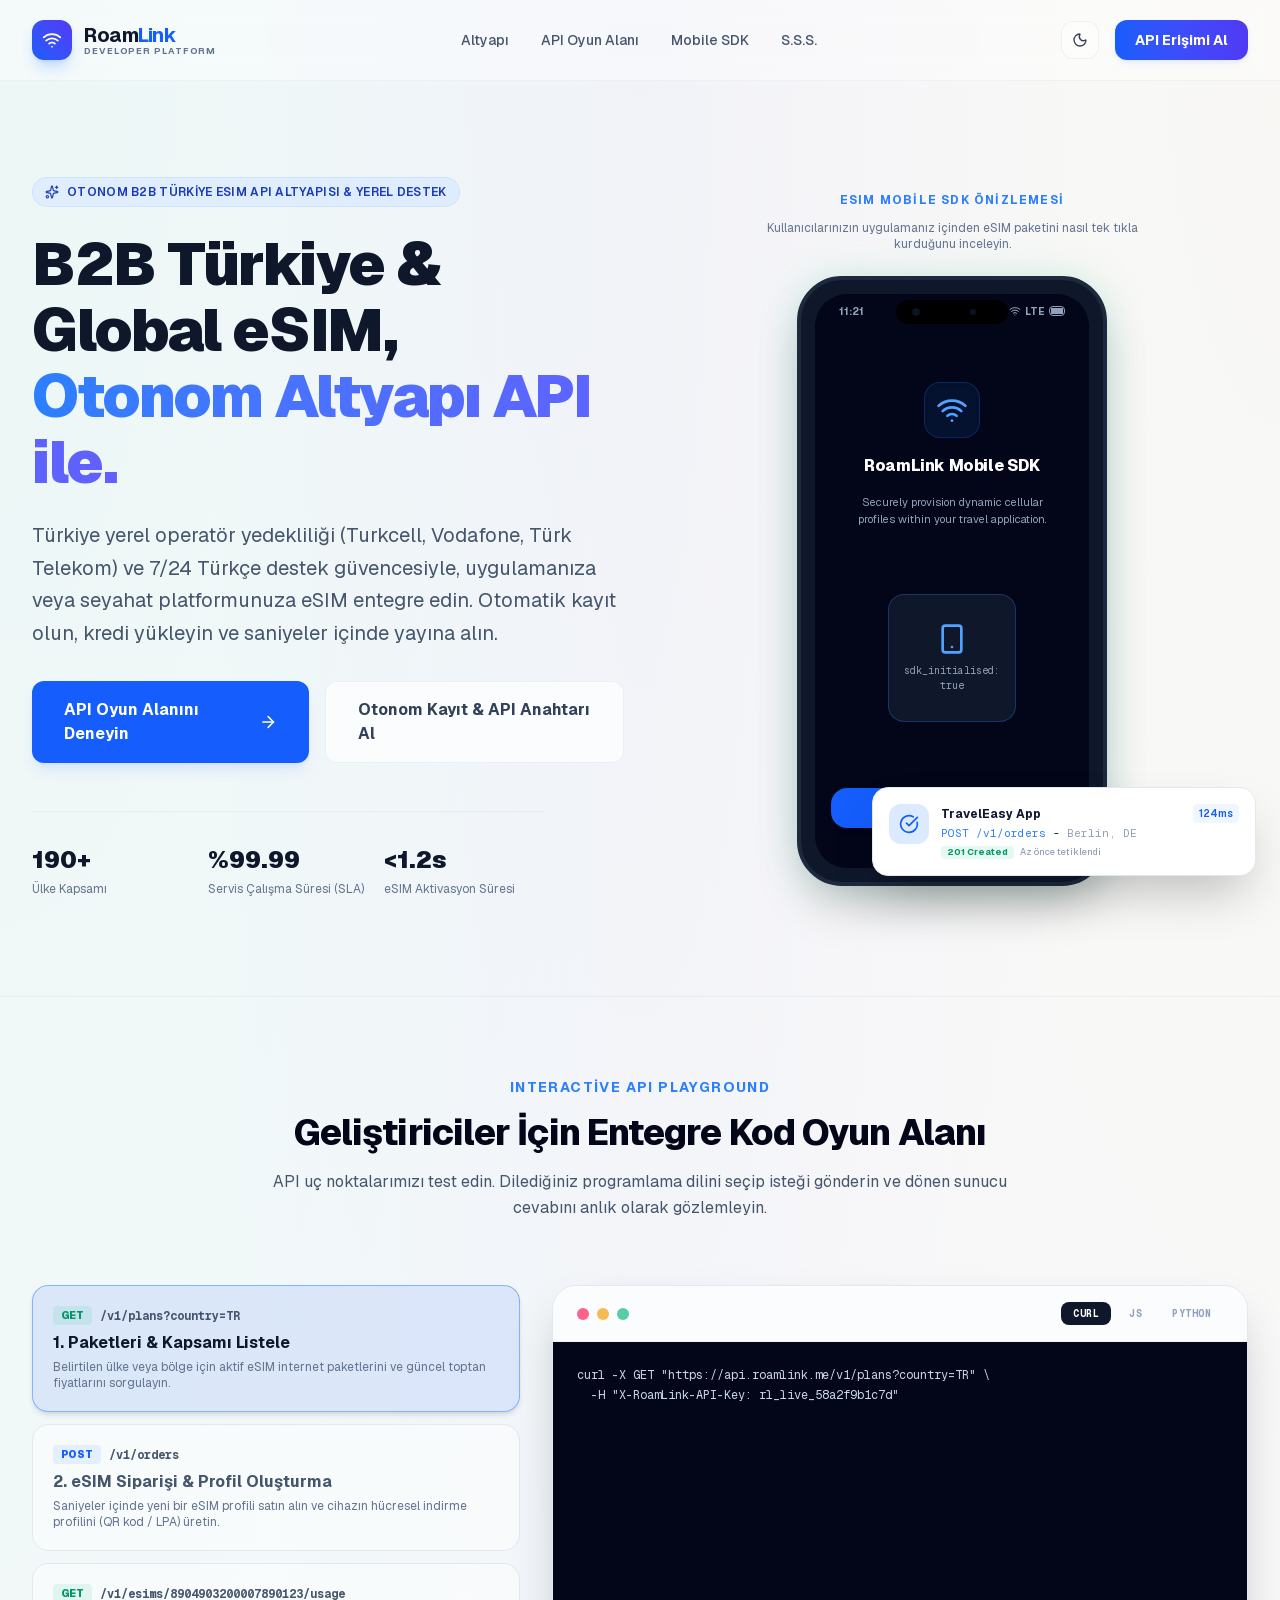
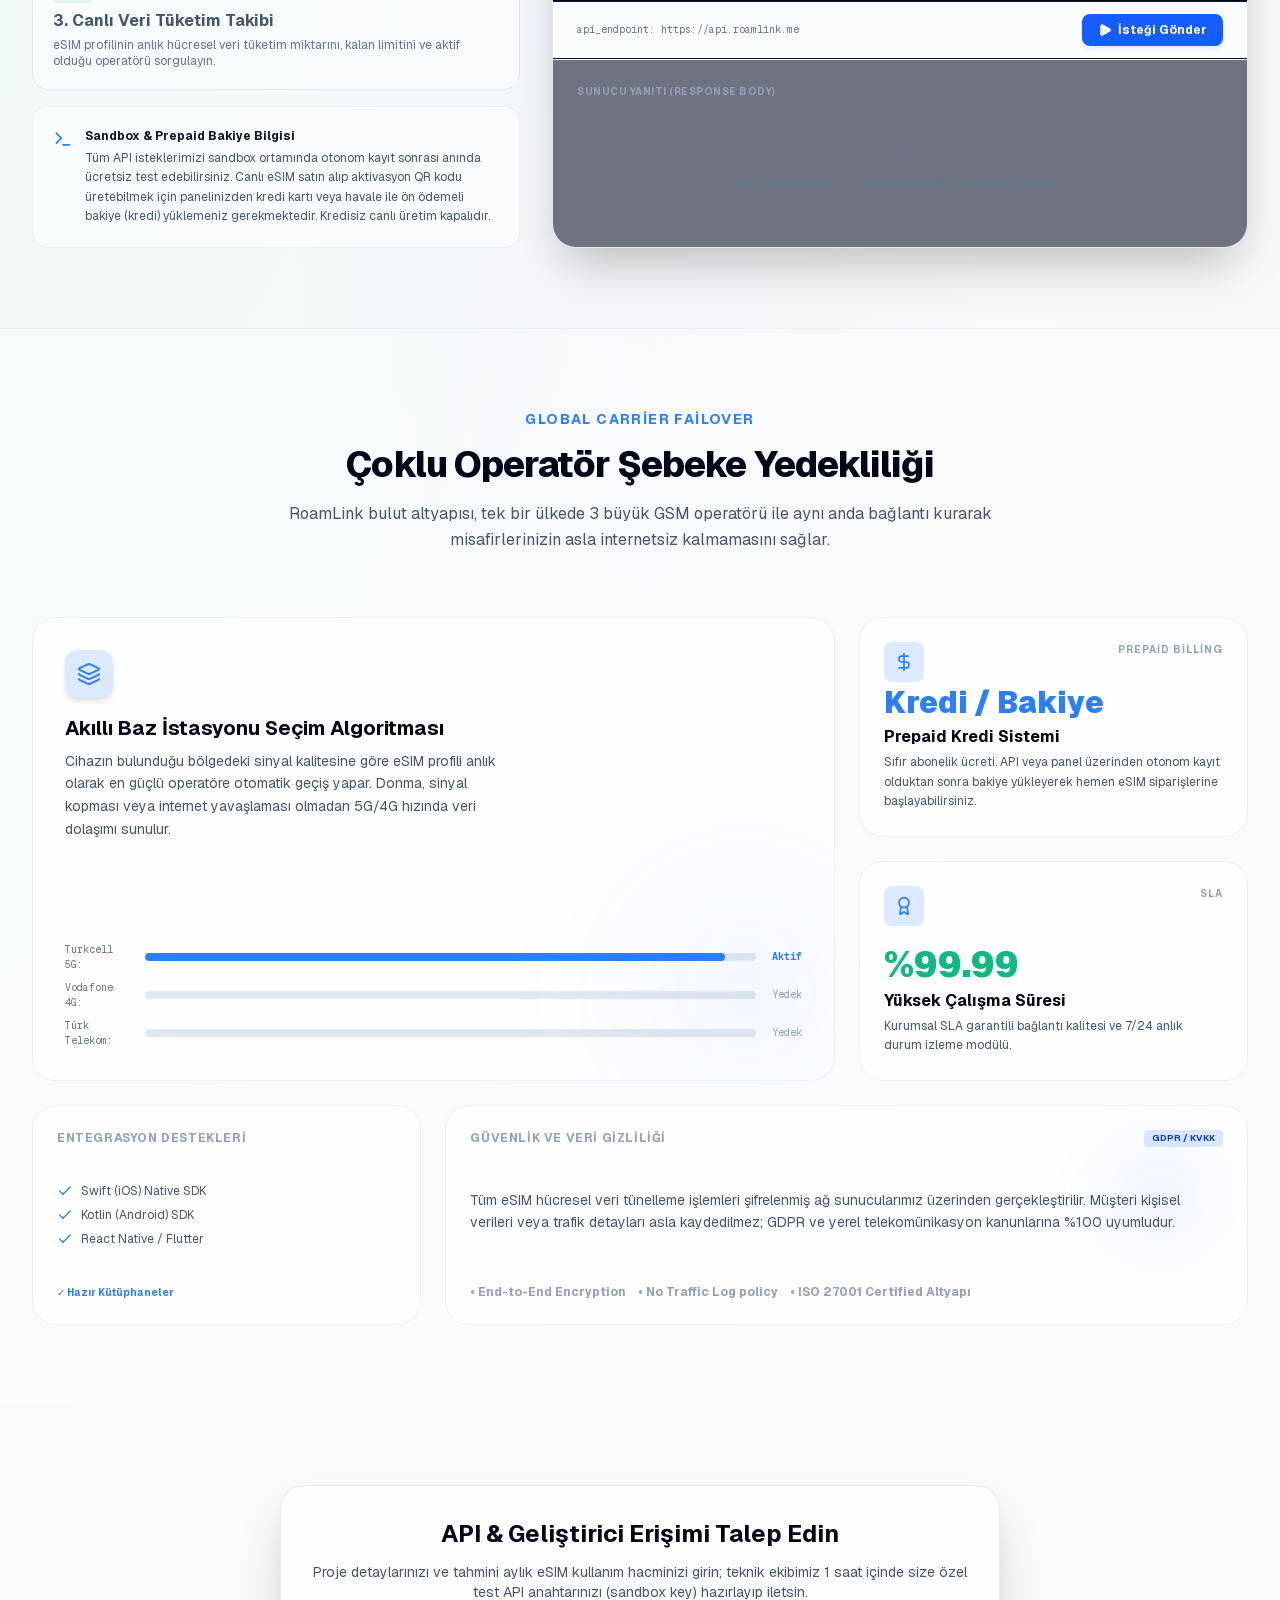
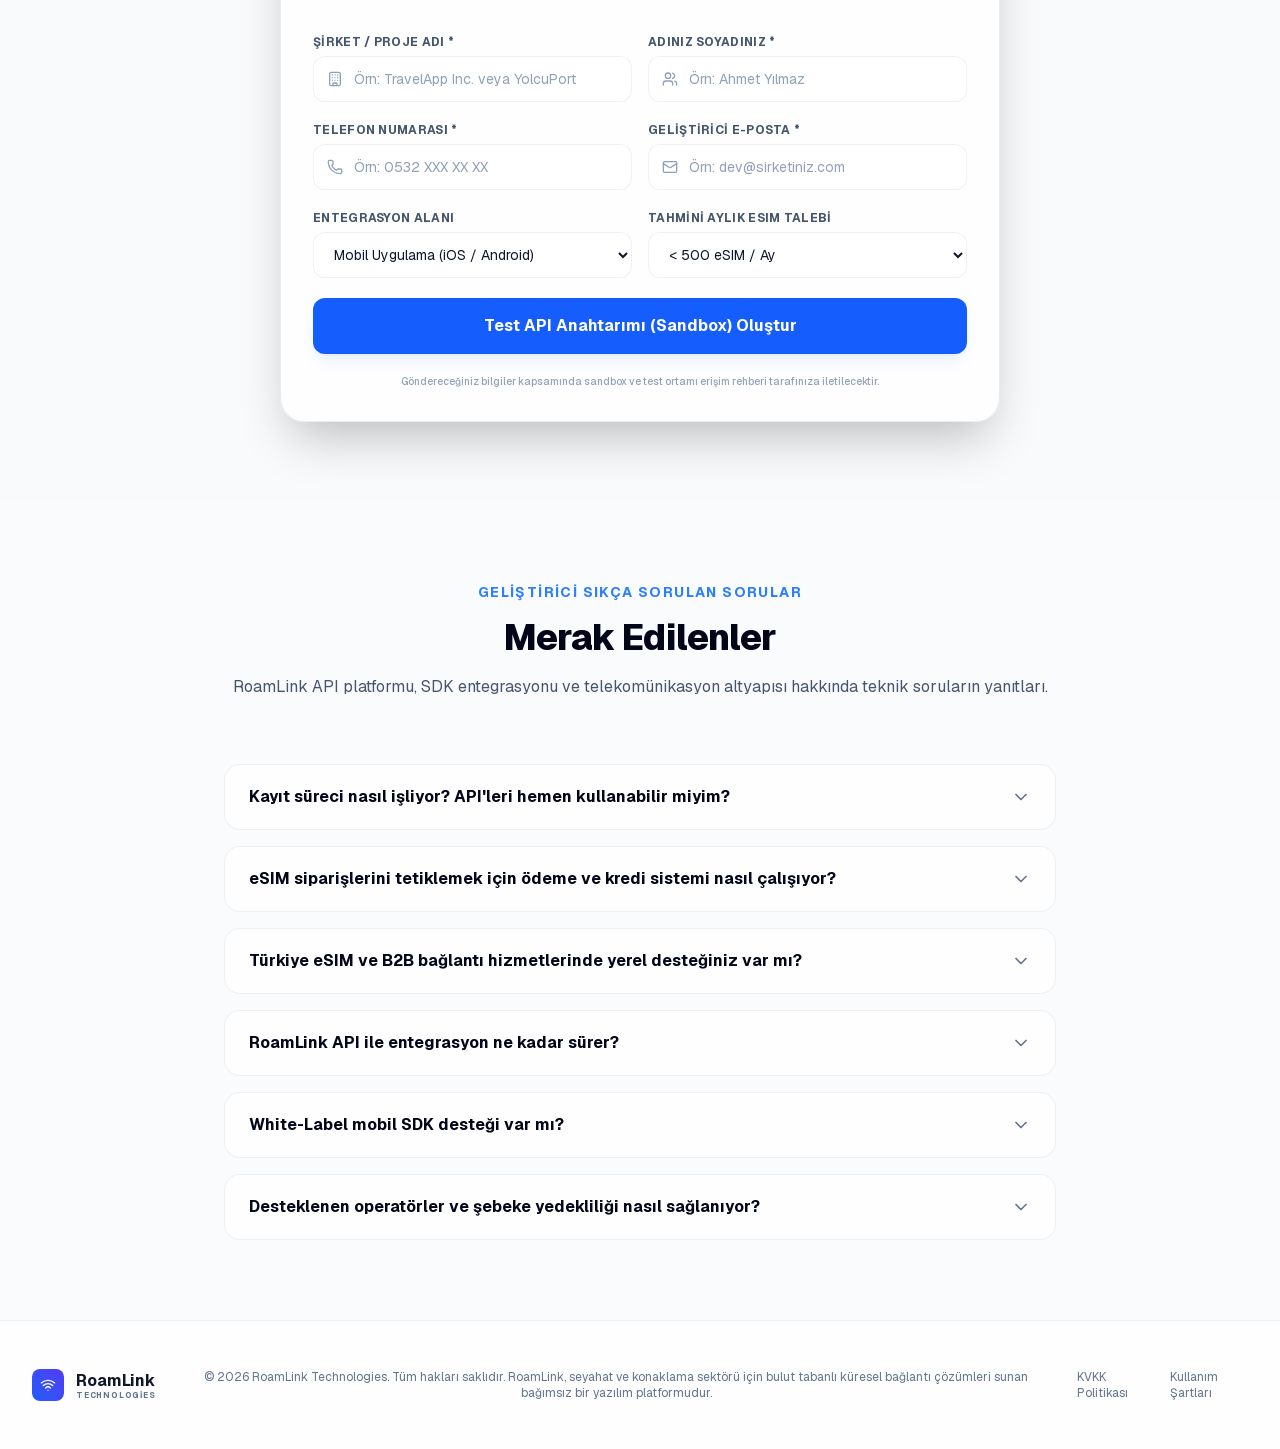
<file: index.html>
<!DOCTYPE html><html lang="tr" class="geist_a71539c9-module__T19VSG__variable geist_mono_8d43a2aa-module__8Li5zG__variable h-full antialiased"><head><meta charSet="utf-8"/><meta name="viewport" content="width=device-width, initial-scale=1"/><link rel="preload" href="/_next/static/media/797e433ab948586e-s.p.0r6juujl39pe6.woff2" as="font" crossorigin="" type="font/woff2"/><link rel="preload" href="/_next/static/media/caa3a2e1cccd8315-s.p.0wgildi0cnwt9.woff2" as="font" crossorigin="" type="font/woff2"/><link rel="stylesheet" href="/_next/static/chunks/0zogn1iriommv.css" data-precedence="next"/><link rel="preload" as="script" fetchPriority="low" href="/_next/static/chunks/2ifwjc1fim_wu.js"/><script src="/_next/static/chunks/1hx5j9ma5j_ed.js" async=""></script><script src="/_next/static/chunks/3_66t3you09g0.js" async=""></script><script src="/_next/static/chunks/turbopack-2670vv3kqjxfd.js" async=""></script><script src="/_next/static/chunks/3_ah6s6tkqtu6.js" async=""></script><script src="/_next/static/chunks/323j0isrw53ml.js" async=""></script><meta name="next-size-adjust" content=""/><title>RoamLink | B2B Turkey eSIM API &amp; Connectivity Infrastructure</title><meta name="description" content="Turkey&#x27;s leading B2B eSIM API provider. 190+ countries coverage with local carrier failover (Turkcell, Vodafone, Türk Telekom) and 24/7 native local support. Start instantly with auto-registration and a prepaid credit system."/><meta name="author" content="RoamLink Technologies"/><meta name="keywords" content="b2b turkey esim, turkey esim api, turkey esim local support, roamlink api, esim developer turkey, prepaid esim api, yerel esim altyapısı"/><link rel="icon" href="/favicon.ico?favicon.2vob68tjqpejf.ico" sizes="256x256" type="image/x-icon"/><script>
              try {
                if (localStorage.theme === 'dark' || (!('theme' in localStorage) && window.matchMedia('(prefers-color-scheme: dark)').matches)) {
                  document.documentElement.classList.add('dark');
                } else {
                  document.documentElement.classList.remove('dark');
                }
              } catch (_) {}
            </script><script type="application/ld+json">{"@context":"https://schema.org","@type":"SoftwareApplication","name":"RoamLink Technologies","operatingSystem":"All","applicationCategory":"BusinessApplication","description":"B2B Turkey eSIM API & Connectivity Infrastructure Provider. Offers auto-registration, prepaid credit billing, and 24/7 native local support.","offers":{"@type":"Offer","price":"0.00","priceCurrency":"USD"},"provider":{"@type":"LocalBusiness","name":"RoamLink Technologies","description":"Yerel Türk operatör şebeke yedekliliği (Turkcell, Vodafone, Türk Telekom) ve 7/24 Türkçe yerel teknik destek sunan global B2B eSIM API platformu.","telephone":"+905514858742","address":{"@type":"PostalAddress","addressCountry":"TR"}}}</script><script src="/_next/static/chunks/0cz1d0mv5g_q7.js" noModule=""></script></head><body class="min-h-full flex flex-col bg-slate-50 text-slate-900 dark:bg-slate-950 dark:text-slate-50 transition-colors duration-300"><div hidden=""><!--$--><!--/$--></div><div class="min-h-screen flex flex-col transition-colors duration-500 bg-mesh-dark"><header class="sticky top-0 z-40 w-full backdrop-blur-md bg-white/40 border-b border-slate-200/50 dark:bg-slate-950/40 dark:border-slate-900/50 transition-colors duration-300"><div class="max-w-7xl mx-auto px-4 sm:px-6 lg:px-8 h-20 flex items-center justify-between"><div class="flex items-center gap-3"><div class="w-10 h-10 rounded-xl bg-gradient-to-tr from-blue-600 to-indigo-600 flex items-center justify-center text-white shadow-lg shadow-blue-500/25"><svg xmlns="http://www.w3.org/2000/svg" width="24" height="24" viewBox="0 0 24 24" fill="none" stroke="currentColor" stroke-width="2" stroke-linecap="round" stroke-linejoin="round" class="lucide lucide-wifi w-5 h-5" aria-hidden="true"><path d="M12 20h.01"></path><path d="M2 8.82a15 15 0 0 1 20 0"></path><path d="M5 12.859a10 10 0 0 1 14 0"></path><path d="M8.5 16.429a5 5 0 0 1 7 0"></path></svg></div><div><span class="text-xl font-bold tracking-tight text-slate-900 dark:text-white">Roam<span class="text-blue-600 dark:text-blue-400">Link</span></span><span class="block text-[9px] text-slate-500 dark:text-slate-400 font-bold tracking-widest uppercase -mt-1">Developer Platform</span></div></div><nav class="hidden md:flex items-center gap-8"><a href="#neden-roamlink" class="text-sm font-medium text-slate-600 hover:text-blue-500 dark:text-slate-300 dark:hover:text-blue-400 transition-colors">Altyapı</a><a href="#api-playground" class="text-sm font-medium text-slate-600 hover:text-blue-500 dark:text-slate-300 dark:hover:text-blue-400 transition-colors">API Oyun Alanı</a><a href="#sdk-preview" class="text-sm font-medium text-slate-600 hover:text-blue-500 dark:text-slate-300 dark:hover:text-blue-400 transition-colors">Mobile SDK</a><a href="#sss" class="text-sm font-medium text-slate-600 hover:text-blue-500 dark:text-slate-300 dark:hover:text-blue-400 transition-colors">S.S.S.</a></nav><div class="flex items-center gap-4"><button class="p-2.5 rounded-xl border border-slate-200/60 bg-white/50 hover:bg-slate-100 text-slate-700 dark:border-slate-800/60 dark:bg-slate-900/50 dark:hover:bg-slate-800 dark:text-slate-300 transition-all cursor-pointer" aria-label="Tema Değiştir"><svg xmlns="http://www.w3.org/2000/svg" width="24" height="24" viewBox="0 0 24 24" fill="none" stroke="currentColor" stroke-width="2" stroke-linecap="round" stroke-linejoin="round" class="lucide lucide-sun w-4 h-4 text-amber-400" aria-hidden="true"><circle cx="12" cy="12" r="4"></circle><path d="M12 2v2"></path><path d="M12 20v2"></path><path d="m4.93 4.93 1.41 1.41"></path><path d="m17.66 17.66 1.41 1.41"></path><path d="M2 12h2"></path><path d="M20 12h2"></path><path d="m6.34 17.66-1.41 1.41"></path><path d="m19.07 4.93-1.41 1.41"></path></svg></button><a href="#gelir-analizi" class="hidden sm:inline-flex items-center justify-center px-5 py-2.5 rounded-xl text-sm font-bold text-white bg-gradient-to-r from-blue-600 to-indigo-600 hover:from-blue-550 hover:to-indigo-550 hover:scale-[1.02] shadow-md shadow-blue-500/10 active:scale-95 transition-all cursor-pointer">API Erişimi Al</a></div></div></header><section class="relative overflow-hidden py-16 lg:py-24"><div class="max-w-7xl mx-auto px-4 sm:px-6 lg:px-8"><div class="grid grid-cols-1 lg:grid-cols-12 gap-16 lg:gap-8 items-center"><div class="lg:col-span-6 flex flex-col gap-6 text-center lg:text-left"><div class="inline-flex items-center gap-2 self-center lg:self-start px-3 py-1.5 rounded-full bg-blue-100/80 dark:bg-blue-950/40 border border-blue-200/50 dark:border-blue-900/40 text-blue-800 dark:text-blue-400 text-xs font-semibold tracking-wide uppercase"><svg xmlns="http://www.w3.org/2000/svg" width="24" height="24" viewBox="0 0 24 24" fill="none" stroke="currentColor" stroke-width="2" stroke-linecap="round" stroke-linejoin="round" class="lucide lucide-sparkles w-3.5 h-3.5" aria-hidden="true"><path d="M11.017 2.814a1 1 0 0 1 1.966 0l1.051 5.558a2 2 0 0 0 1.594 1.594l5.558 1.051a1 1 0 0 1 0 1.966l-5.558 1.051a2 2 0 0 0-1.594 1.594l-1.051 5.558a1 1 0 0 1-1.966 0l-1.051-5.558a2 2 0 0 0-1.594-1.594l-5.558-1.051a1 1 0 0 1 0-1.966l5.558-1.051a2 2 0 0 0 1.594-1.594z"></path><path d="M20 2v4"></path><path d="M22 4h-4"></path><circle cx="4" cy="20" r="2"></circle></svg> Otonom B2B Türkiye eSIM API Altyapısı &amp; Yerel Destek</div><h1 class="text-4xl sm:text-5xl lg:text-6xl font-black tracking-tight text-slate-900 dark:text-white leading-[1.1]">B2B Türkiye &amp; Global eSIM, <br/><span class="bg-gradient-to-r from-blue-500 to-indigo-500 bg-clip-text text-transparent">Otonom Altyapı API ile.</span></h1><p class="text-lg sm:text-xl text-slate-600 dark:text-slate-300 leading-relaxed max-w-2xl mx-auto lg:mx-0">Türkiye yerel operatör yedekliliği (Turkcell, Vodafone, Türk Telekom) ve 7/24 Türkçe destek güvencesiyle, uygulamanıza veya seyahat platformunuza eSIM entegre edin. Otomatik kayıt olun, kredi yükleyin ve saniyeler içinde yayına alın.</p><div class="flex flex-col sm:flex-row gap-4 justify-center lg:justify-start mt-2"><a href="#api-playground" class="inline-flex items-center justify-center px-8 py-4 rounded-xl text-base font-bold text-white bg-blue-600 hover:bg-blue-500 hover:scale-[1.02] shadow-lg shadow-blue-600/10 active:scale-95 transition-all duration-200 glow-effect cursor-pointer">API Oyun Alanını Deneyin <svg xmlns="http://www.w3.org/2000/svg" width="24" height="24" viewBox="0 0 24 24" fill="none" stroke="currentColor" stroke-width="2" stroke-linecap="round" stroke-linejoin="round" class="lucide lucide-arrow-right ml-2 w-5 h-5" aria-hidden="true"><path d="M5 12h14"></path><path d="m12 5 7 7-7 7"></path></svg></a><a href="#gelir-analizi" class="inline-flex items-center justify-center px-8 py-4 rounded-xl text-base font-bold text-slate-700 bg-white/70 border border-slate-200/60 hover:bg-slate-50 hover:text-slate-900 dark:text-slate-300 dark:bg-slate-900/50 dark:border-slate-800/60 dark:hover:bg-slate-800 dark:hover:text-white transition-all duration-200 cursor-pointer">Otonom Kayıt &amp; API Anahtarı Al</a></div><div class="grid grid-cols-3 gap-4 border-t border-slate-200/60 dark:border-slate-900/60 pt-8 mt-6 max-w-lg mx-auto lg:mx-0"><div><span class="block text-2xl font-black text-slate-900 dark:text-white">190+</span><span class="text-xs text-slate-500 dark:text-slate-400">Ülke Kapsamı</span></div><div><span class="block text-2xl font-black text-slate-900 dark:text-white">%99.99</span><span class="-mt-0.5 text-xs text-slate-500 dark:text-slate-400">Servis Çalışma Süresi (SLA)</span></div><div><span class="block text-2xl font-black text-slate-900 dark:text-white">&lt;1.2s</span><span class="text-xs text-slate-500 dark:text-slate-400">eSIM Aktivasyon Süresi</span></div></div></div><div id="sdk-preview" class="lg:col-span-6 w-full flex flex-col items-center justify-center"><span class="text-xs font-bold uppercase tracking-widest text-blue-500 dark:text-blue-400 mb-3 block animate-pulse">eSIM Mobile SDK Önizlemesi</span><p class="text-xs text-slate-500 dark:text-slate-400 mb-6 text-center max-w-sm">Kullanıcılarınızın uygulamanız içinden eSIM paketini nasıl tek tıkla kurduğunu inceleyin.</p><div class="relative w-[310px] h-[610px] bg-slate-900 rounded-[45px] p-3.5 border-4 border-slate-800 phone-shadow flex flex-col justify-between overflow-hidden"><div class="absolute top-5 left-1/2 -translate-x-1/2 w-28 h-6 bg-black rounded-full z-30 flex items-center justify-center"><div class="w-2 h-2 rounded-full bg-slate-900/80 absolute left-4"></div><div class="w-1.5 h-1.5 rounded-full bg-slate-900/80 absolute right-8"></div></div><div class="w-full h-full rounded-[32px] bg-slate-950 p-4 pt-10 text-white flex flex-col justify-between relative overflow-hidden"><div class="absolute top-2.5 left-0 right-0 px-6 flex justify-between text-[10px] font-bold text-slate-400 z-20"><span>11:21</span><div class="flex items-center gap-1"><svg xmlns="http://www.w3.org/2000/svg" width="24" height="24" viewBox="0 0 24 24" fill="none" stroke="currentColor" stroke-width="2" stroke-linecap="round" stroke-linejoin="round" class="lucide lucide-wifi w-3 h-3" aria-hidden="true"><path d="M12 20h.01"></path><path d="M2 8.82a15 15 0 0 1 20 0"></path><path d="M5 12.859a10 10 0 0 1 14 0"></path><path d="M8.5 16.429a5 5 0 0 1 7 0"></path></svg><span>LTE</span><div class="w-4 h-2.5 border border-slate-400 rounded-sm p-[1px] flex items-center"><div class="w-full h-full bg-slate-400 rounded-2xs"></div></div></div></div><div class="flex-1 flex flex-col justify-between items-center py-6 text-center animate-fadeIn"><div class="flex flex-col items-center gap-4 mt-6"><div class="w-14 h-14 rounded-2xl bg-blue-500/10 border border-blue-500/20 flex items-center justify-center text-blue-400 shadow-inner"><svg xmlns="http://www.w3.org/2000/svg" width="24" height="24" viewBox="0 0 24 24" fill="none" stroke="currentColor" stroke-width="2" stroke-linecap="round" stroke-linejoin="round" class="lucide lucide-wifi w-8 h-8" aria-hidden="true"><path d="M12 20h.01"></path><path d="M2 8.82a15 15 0 0 1 20 0"></path><path d="M5 12.859a10 10 0 0 1 14 0"></path><path d="M8.5 16.429a5 5 0 0 1 7 0"></path></svg></div><h4 class="text-base font-extrabold tracking-tight">RoamLink Mobile SDK</h4><p class="text-[11px] text-slate-400 leading-relaxed max-w-[200px]">Securely provision dynamic cellular profiles within your travel application.</p></div><div class="w-32 h-32 bg-slate-900 p-3 rounded-2xl border border-blue-500/30 flex flex-col justify-center items-center gap-2 shadow-inner"><svg xmlns="http://www.w3.org/2000/svg" width="24" height="24" viewBox="0 0 24 24" fill="none" stroke="currentColor" stroke-width="2" stroke-linecap="round" stroke-linejoin="round" class="lucide lucide-smartphone w-8 h-8 text-blue-400 animate-bounce" aria-hidden="true"><rect width="14" height="20" x="5" y="2" rx="2" ry="2"></rect><path d="M12 18h.01"></path></svg><span class="text-[10px] font-mono text-slate-400">sdk_initialised: true</span></div><button class="w-full py-3 bg-blue-600 hover:bg-blue-500 active:scale-95 text-xs font-bold rounded-2xl shadow-md transition-all cursor-pointer">SDK İle eSIM Satın Al</button></div></div></div></div></div></div></section><section id="api-playground" class="py-20 border-y border-slate-200/60 dark:border-slate-900/60 transition-colors duration-300 relative"><div class="max-w-7xl mx-auto px-4 sm:px-6 lg:px-8"><div class="text-center max-w-3xl mx-auto mb-16 flex flex-col gap-4"><span class="text-blue-500 dark:text-blue-400 text-sm font-bold tracking-widest uppercase">Interactive API Playground</span><h2 class="text-3xl sm:text-4xl font-extrabold tracking-tight text-slate-950 dark:text-white">Geliştiriciler İçin Entegre Kod Oyun Alanı</h2><p class="text-slate-600 dark:text-slate-400 leading-relaxed">API uç noktalarımızı test edin. Dilediğiniz programlama dilini seçip isteği gönderin ve dönen sunucu cevabını anlık olarak gözlemleyin.</p></div><div class="grid grid-cols-1 lg:grid-cols-12 gap-8 items-stretch"><div class="lg:col-span-5 flex flex-col gap-4 justify-between"><div class="flex flex-col gap-3"><button class="text-left p-5 rounded-2xl border transition-all cursor-pointer bg-blue-600/10 border-blue-500/50 shadow-md text-slate-900 dark:text-white"><div class="flex items-center gap-2 mb-1.5"><span class="px-2 py-0.5 rounded text-[10px] font-black bg-emerald-500/10 text-emerald-600 dark:text-emerald-400">GET</span><code class="text-xs font-bold font-mono text-slate-600 dark:text-slate-350">/v1/plans?country=TR</code></div><span class="font-bold block text-sm sm:text-base">1. Paketleri &amp; Kapsamı Listele</span><span class="text-xs text-slate-500 dark:text-slate-400 mt-1 block">Belirtilen ülke veya bölge için aktif eSIM internet paketlerini ve güncel toptan fiyatlarını sorgulayın.</span></button><button class="text-left p-5 rounded-2xl border transition-all cursor-pointer bg-white/40 border border-slate-200 text-slate-600 hover:bg-slate-50 dark:bg-slate-900/30 dark:border-slate-800 dark:text-slate-400 dark:hover:bg-slate-800/40"><div class="flex items-center gap-2 mb-1.5"><span class="px-2 py-0.5 rounded text-[10px] font-black bg-blue-500/10 text-blue-600 dark:text-blue-400">POST</span><code class="text-xs font-bold font-mono text-slate-600 dark:text-slate-350">/v1/orders</code></div><span class="font-bold block text-sm sm:text-base">2. eSIM Siparişi &amp; Profil Oluşturma</span><span class="text-xs text-slate-500 dark:text-slate-400 mt-1 block">Saniyeler içinde yeni bir eSIM profili satın alın ve cihazın hücresel indirme profilini (QR kod / LPA) üretin.</span></button><button class="text-left p-5 rounded-2xl border transition-all cursor-pointer bg-white/40 border border-slate-200 text-slate-600 hover:bg-slate-50 dark:bg-slate-900/30 dark:border-slate-800 dark:text-slate-400 dark:hover:bg-slate-800/40"><div class="flex items-center gap-2 mb-1.5"><span class="px-2 py-0.5 rounded text-[10px] font-black bg-emerald-500/10 text-emerald-600 dark:text-emerald-400">GET</span><code class="text-xs font-bold font-mono text-slate-600 dark:text-slate-350">/v1/esims/8904903200007890123/usage</code></div><span class="font-bold block text-sm sm:text-base">3. Canlı Veri Tüketim Takibi</span><span class="text-xs text-slate-500 dark:text-slate-400 mt-1 block">eSIM profilinin anlık hücresel veri tüketim miktarını, kalan limitini ve aktif olduğu operatörü sorgulayın.</span></button></div><div class="p-5 rounded-2xl border border-slate-200/60 bg-white/50 dark:border-slate-900 dark:bg-slate-900/30 flex items-start gap-3"><svg xmlns="http://www.w3.org/2000/svg" width="24" height="24" viewBox="0 0 24 24" fill="none" stroke="currentColor" stroke-width="2" stroke-linecap="round" stroke-linejoin="round" class="lucide lucide-terminal w-5 h-5 text-blue-500 shrink-0 mt-0.5" aria-hidden="true"><path d="M12 19h8"></path><path d="m4 17 6-6-6-6"></path></svg><div class="text-xs text-slate-600 dark:text-slate-400 leading-relaxed"><strong class="block text-slate-900 dark:text-white mb-0.5">Sandbox &amp; Prepaid Bakiye Bilgisi</strong>Tüm API isteklerimizi sandbox ortamında otonom kayıt sonrası anında ücretsiz test edebilirsiniz. Canlı eSIM satın alıp aktivasyon QR kodu üretebilmek için panelinizden kredi kartı veya havale ile ön ödemeli bakiye (kredi) yüklemeniz gerekmektedir. Kredisiz canlı üretim kapalıdır.</div></div></div><div class="lg:col-span-7 flex flex-col rounded-3xl border border-slate-200 bg-white shadow-2xl dark:border-slate-900 dark:bg-slate-950/80 transition-all duration-300 overflow-hidden"><div class="px-6 py-4 border-b border-slate-100 dark:border-slate-900 flex justify-between items-center bg-slate-50/50 dark:bg-slate-950/40"><div class="flex items-center gap-2"><span class="h-3 w-3 rounded-full bg-rose-500/70"></span><span class="h-3 w-3 rounded-full bg-amber-500/70"></span><span class="h-3 w-3 rounded-full bg-emerald-500/70"></span></div><div class="flex gap-1.5"><button class="px-3 py-1 rounded-lg text-[10px] font-mono font-bold uppercase tracking-wider transition-all cursor-pointer bg-slate-900 text-white dark:bg-slate-800 dark:text-blue-400">cURL</button><button class="px-3 py-1 rounded-lg text-[10px] font-mono font-bold uppercase tracking-wider transition-all cursor-pointer text-slate-400 hover:text-slate-700 dark:hover:text-slate-300">JS</button><button class="px-3 py-1 rounded-lg text-[10px] font-mono font-bold uppercase tracking-wider transition-all cursor-pointer text-slate-400 hover:text-slate-700 dark:hover:text-slate-300">Python</button></div></div><div class="p-6 bg-slate-950 font-mono text-xs text-slate-300 overflow-x-auto min-h-[140px] flex-1"><pre class="leading-relaxed"><code>curl -X GET &quot;https://api.roamlink.me/v1/plans?country=TR&quot; \
  -H &quot;X-RoamLink-API-Key: rl_live_58a2f9b1c7d&quot;</code></pre></div><div class="px-6 py-3 border-y border-slate-150 dark:border-slate-900 flex justify-between items-center bg-slate-50/50 dark:bg-slate-950/40"><span class="text-[10px] text-slate-500 dark:text-slate-400 font-mono">api_endpoint: https://api.roamlink.me</span><button class="px-4 py-2 bg-blue-600 hover:bg-blue-500 text-white rounded-lg text-xs font-bold flex items-center gap-1.5 cursor-pointer shadow-md shadow-blue-500/10 active:scale-95 transition-all disabled:opacity-50"><svg xmlns="http://www.w3.org/2000/svg" width="24" height="24" viewBox="0 0 24 24" fill="none" stroke="currentColor" stroke-width="2" stroke-linecap="round" stroke-linejoin="round" class="lucide lucide-play w-3.5 h-3.5 fill-current" aria-hidden="true"><path d="M5 5a2 2 0 0 1 3.008-1.728l11.997 6.998a2 2 0 0 1 .003 3.458l-12 7A2 2 0 0 1 5 19z"></path></svg> İsteği Gönder</button></div><div class="p-6 bg-slate-900/60 dark:bg-slate-950/20 border-t border-slate-100 dark:border-slate-900 min-h-[180px]"><div class="flex justify-between items-center mb-3"><span class="text-[10px] font-bold uppercase tracking-wider text-slate-400 dark:text-slate-500">Sunucu Yanıtı (Response Body)</span></div><div class="font-mono text-xs text-slate-400 dark:text-slate-500 overflow-x-auto"><div class="h-28 flex flex-col items-center justify-center text-slate-500 gap-1 text-[11px]"><svg xmlns="http://www.w3.org/2000/svg" width="24" height="24" viewBox="0 0 24 24" fill="none" stroke="currentColor" stroke-width="2" stroke-linecap="round" stroke-linejoin="round" class="lucide lucide-file-code w-6 h-6 opacity-40 mb-1" aria-hidden="true"><path d="M6 22a2 2 0 0 1-2-2V4a2 2 0 0 1 2-2h8a2.4 2.4 0 0 1 1.704.706l3.588 3.588A2.4 2.4 0 0 1 20 8v12a2 2 0 0 1-2 2z"></path><path d="M14 2v5a1 1 0 0 0 1 1h5"></path><path d="M10 12.5 8 15l2 2.5"></path><path d="m14 12.5 2 2.5-2 2.5"></path></svg><span>Kodu çalıştırmak için yukarıdaki butona tıklayın.</span></div></div></div></div></div></div></section><section id="neden-roamlink" class="py-20 bg-white/20 dark:bg-slate-950/20 transition-colors duration-300"><div class="max-w-7xl mx-auto px-4 sm:px-6 lg:px-8"><div class="text-center max-w-3xl mx-auto mb-16 flex flex-col gap-4"><span class="text-blue-500 dark:text-blue-400 text-sm font-bold tracking-widest uppercase">Global Carrier Failover</span><h2 class="text-3xl sm:text-4xl font-extrabold tracking-tight text-slate-950 dark:text-white">Çoklu Operatör Şebeke Yedekliliği</h2><p class="text-slate-600 dark:text-slate-400 leading-relaxed">RoamLink bulut altyapısı, tek bir ülkede 3 büyük GSM operatörü ile aynı anda bağlantı kurarak misafirlerinizin asla internetsiz kalmamasını sağlar.</p></div><div class="grid grid-cols-1 md:grid-cols-3 gap-6 auto-rows-[220px]"><div class="md:col-span-2 md:row-span-2 rounded-3xl border border-slate-200/60 bg-white/80 p-8 dark:border-slate-900/60 dark:bg-slate-900/40 dark:backdrop-blur-xl flex flex-col justify-between overflow-hidden relative group"><div class="absolute -right-10 -bottom-10 w-64 h-64 bg-blue-500/5 rounded-full blur-3xl group-hover:bg-blue-500/10 transition-all duration-500"></div><div class="flex flex-col gap-4"><div class="w-12 h-12 rounded-xl bg-blue-100 dark:bg-blue-950 flex items-center justify-center text-blue-500 shadow-md"><svg xmlns="http://www.w3.org/2000/svg" width="24" height="24" viewBox="0 0 24 24" fill="none" stroke="currentColor" stroke-width="2" stroke-linecap="round" stroke-linejoin="round" class="lucide lucide-layers w-6 h-6" aria-hidden="true"><path d="M12.83 2.18a2 2 0 0 0-1.66 0L2.6 6.08a1 1 0 0 0 0 1.83l8.58 3.91a2 2 0 0 0 1.66 0l8.58-3.9a1 1 0 0 0 0-1.83z"></path><path d="M2 12a1 1 0 0 0 .58.91l8.6 3.91a2 2 0 0 0 1.65 0l8.58-3.9A1 1 0 0 0 22 12"></path><path d="M2 17a1 1 0 0 0 .58.91l8.6 3.91a2 2 0 0 0 1.65 0l8.58-3.9A1 1 0 0 0 22 17"></path></svg></div><div><h3 class="text-xl font-bold text-slate-950 dark:text-white mb-2">Akıllı Baz İstasyonu Seçim Algoritması</h3><p class="text-sm text-slate-600 dark:text-slate-400 leading-relaxed max-w-md">Cihazın bulunduğu bölgedeki sinyal kalitesine göre eSIM profili anlık olarak en güçlü operatöre otomatik geçiş yapar. Donma, sinyal kopması veya internet yavaşlaması olmadan 5G/4G hızında veri dolaşımı sunulur.</p></div></div><div class="flex flex-col gap-2 mt-4 font-mono text-[10px] text-slate-500"><div class="flex items-center gap-4"><span class="w-16">Turkcell 5G:</span><div class="flex-1 h-2 bg-slate-200 dark:bg-slate-800 rounded-full overflow-hidden"><div class="h-full bg-blue-500 rounded-full" style="width:95%"></div></div><span class="font-bold text-blue-500">Aktif</span></div><div class="flex items-center gap-4"><span class="w-16">Vodafone 4G:</span><div class="flex-1 h-2 bg-slate-200 dark:bg-slate-800 rounded-full overflow-hidden"><div class="h-full bg-slate-450 rounded-full" style="width:70%"></div></div><span class="text-slate-400">Yedek</span></div><div class="flex items-center gap-4"><span class="w-16">Türk Telekom:</span><div class="flex-1 h-2 bg-slate-200 dark:bg-slate-800 rounded-full overflow-hidden"><div class="h-full bg-slate-450 rounded-full" style="width:55%"></div></div><span class="text-slate-400">Yedek</span></div></div></div><div class="rounded-3xl border border-slate-200/60 bg-white/80 p-6 dark:border-slate-900/60 dark:bg-slate-900/40 dark:backdrop-blur-xl flex flex-col justify-between overflow-hidden relative group"><div class="flex justify-between items-start"><div class="w-10 h-10 rounded-lg bg-blue-100 dark:bg-blue-950 flex items-center justify-center text-blue-500"><svg xmlns="http://www.w3.org/2000/svg" width="24" height="24" viewBox="0 0 24 24" fill="none" stroke="currentColor" stroke-width="2" stroke-linecap="round" stroke-linejoin="round" class="lucide lucide-dollar-sign w-5 h-5" aria-hidden="true"><line x1="12" x2="12" y1="2" y2="22"></line><path d="M17 5H9.5a3.5 3.5 0 0 0 0 7h5a3.5 3.5 0 0 1 0 7H6"></path></svg></div><span class="text-[10px] font-bold text-slate-400 uppercase tracking-widest">Prepaid Billing</span></div><div><span class="block text-3xl font-black text-blue-500 dark:text-blue-400 mb-1">Kredi / Bakiye</span><h3 class="text-base font-bold text-slate-950 dark:text-white mb-1">Prepaid Kredi Sistemi</h3><p class="text-xs text-slate-600 dark:text-slate-400 leading-relaxed">Sıfır abonelik ücreti. API veya panel üzerinden otonom kayıt olduktan sonra bakiye yükleyerek hemen eSIM siparişlerine başlayabilirsiniz.</p></div></div><div class="rounded-3xl border border-slate-200/60 bg-white/80 p-6 dark:border-slate-900/60 dark:bg-slate-900/40 dark:backdrop-blur-xl flex flex-col justify-between overflow-hidden relative group"><div class="flex justify-between items-start"><div class="w-10 h-10 rounded-lg bg-blue-100 dark:bg-blue-950 flex items-center justify-center text-blue-500"><svg xmlns="http://www.w3.org/2000/svg" width="24" height="24" viewBox="0 0 24 24" fill="none" stroke="currentColor" stroke-width="2" stroke-linecap="round" stroke-linejoin="round" class="lucide lucide-award w-5 h-5" aria-hidden="true"><path d="m15.477 12.89 1.515 8.526a.5.5 0 0 1-.81.47l-3.58-2.687a1 1 0 0 0-1.197 0l-3.586 2.686a.5.5 0 0 1-.81-.469l1.514-8.526"></path><circle cx="12" cy="8" r="6"></circle></svg></div><span class="text-[10px] font-bold text-slate-400 uppercase tracking-widest">SLA</span></div><div><span class="block text-4xl font-black text-emerald-500 dark:text-emerald-400 mb-1">%99.99</span><h3 class="text-base font-bold text-slate-950 dark:text-white mb-1">Yüksek Çalışma Süresi</h3><p class="text-xs text-slate-600 dark:text-slate-400 leading-relaxed">Kurumsal SLA garantili bağlantı kalitesi ve 7/24 anlık durum izleme modülü.</p></div></div><div class="rounded-3xl border border-slate-200/60 bg-white/80 p-6 dark:border-slate-900/60 dark:bg-slate-900/40 dark:backdrop-blur-xl flex flex-col justify-between"><h4 class="text-xs font-bold uppercase tracking-wider text-slate-400">Entegrasyon Destekleri</h4><div class="flex flex-col gap-2 my-2 text-xs"><div class="flex items-center gap-2 text-slate-600 dark:text-slate-400"><svg xmlns="http://www.w3.org/2000/svg" width="24" height="24" viewBox="0 0 24 24" fill="none" stroke="currentColor" stroke-width="2" stroke-linecap="round" stroke-linejoin="round" class="lucide lucide-check w-4 h-4 text-blue-500" aria-hidden="true"><path d="M20 6 9 17l-5-5"></path></svg> Swift (iOS) Native SDK</div><div class="flex items-center gap-2 text-slate-600 dark:text-slate-400"><svg xmlns="http://www.w3.org/2000/svg" width="24" height="24" viewBox="0 0 24 24" fill="none" stroke="currentColor" stroke-width="2" stroke-linecap="round" stroke-linejoin="round" class="lucide lucide-check w-4 h-4 text-blue-500" aria-hidden="true"><path d="M20 6 9 17l-5-5"></path></svg> Kotlin (Android) SDK</div><div class="flex items-center gap-2 text-slate-600 dark:text-slate-400"><svg xmlns="http://www.w3.org/2000/svg" width="24" height="24" viewBox="0 0 24 24" fill="none" stroke="currentColor" stroke-width="2" stroke-linecap="round" stroke-linejoin="round" class="lucide lucide-check w-4 h-4 text-blue-500" aria-hidden="true"><path d="M20 6 9 17l-5-5"></path></svg> React Native / Flutter</div></div><span class="text-[10px] text-blue-500 font-bold">✓ Hazır Kütüphaneler</span></div><div class="md:col-span-2 rounded-3xl border border-slate-200/60 bg-white/80 p-6 dark:border-slate-900/60 dark:bg-slate-900/40 dark:backdrop-blur-xl flex flex-col justify-between relative overflow-hidden group"><div class="absolute right-6 top-6 w-32 h-32 bg-blue-500/5 rounded-full blur-xl group-hover:scale-125 transition-all"></div><div class="flex justify-between items-start mb-2"><h4 class="text-xs font-bold uppercase tracking-wider text-slate-400">Güvenlik ve Veri Gizliliği</h4><span class="px-2 py-0.5 rounded bg-blue-100 text-blue-800 dark:bg-blue-950 dark:text-blue-400 text-[9px] font-bold">GDPR / KVKK</span></div><div><p class="text-sm text-slate-600 dark:text-slate-400 leading-relaxed mb-4">Tüm eSIM hücresel veri tünelleme işlemleri şifrelenmiş ağ sunucularımız üzerinden gerçekleştirilir. Müşteri kişisel verileri veya trafik detayları asla kaydedilmez; GDPR ve yerel telekomünikasyon kanunlarına %100 uyumludur.</p></div><div class="flex items-center gap-3 text-xs font-bold text-slate-400"><span>• End-to-End Encryption</span><span>• No Traffic Log policy</span><span>• ISO 27001 Certified Altyapı</span></div></div></div></div></section><section id="gelir-analizi" class="py-20 transition-colors duration-300"><div class="max-w-3xl mx-auto px-4 sm:px-6"><div class="rounded-3xl border border-slate-200/80 bg-white/80 p-8 shadow-2xl dark:border-slate-900/80 dark:bg-slate-950/80 dark:backdrop-blur-xl"><div class="text-center mb-8 flex flex-col gap-3"><h3 class="text-2xl font-bold text-slate-950 dark:text-white">API &amp; Geliştirici Erişimi Talep Edin</h3><p class="text-sm text-slate-600 dark:text-slate-400">Proje detaylarınızı ve tahmini aylık eSIM kullanım hacminizi girin; teknik ekibimiz 1 saat içinde size özel test API anahtarınızı (sandbox key) hazırlayıp iletsin.</p></div><form class="space-y-5"><div class="grid grid-cols-1 sm:grid-cols-2 gap-4"><div class="flex flex-col gap-1.5"><label for="businessName" class="text-xs font-bold text-slate-600 dark:text-slate-400 uppercase tracking-wide">Şirket / Proje Adı *</label><div class="relative"><svg xmlns="http://www.w3.org/2000/svg" width="24" height="24" viewBox="0 0 24 24" fill="none" stroke="currentColor" stroke-width="2" stroke-linecap="round" stroke-linejoin="round" class="lucide lucide-building absolute left-3.5 top-1/2 -translate-y-1/2 w-4 h-4 text-slate-400" aria-hidden="true"><path d="M12 10h.01"></path><path d="M12 14h.01"></path><path d="M12 6h.01"></path><path d="M16 10h.01"></path><path d="M16 14h.01"></path><path d="M16 6h.01"></path><path d="M8 10h.01"></path><path d="M8 14h.01"></path><path d="M8 6h.01"></path><path d="M9 22v-3a1 1 0 0 1 1-1h4a1 1 0 0 1 1 1v3"></path><rect x="4" y="2" width="16" height="20" rx="2"></rect></svg><input type="text" id="businessName" required="" placeholder="Örn: TravelApp Inc. veya YolcuPort" class="w-full pl-10 pr-4 py-3 rounded-xl border border-slate-200/60 bg-white/50 text-slate-900 placeholder-slate-400 focus:outline-none focus:ring-2 focus:ring-blue-500/20 focus:border-blue-500 dark:border-slate-800/60 dark:bg-slate-900/50 dark:text-white dark:placeholder-slate-600 dark:focus:ring-blue-500/10 transition-all text-sm" name="businessName" value=""/></div></div><div class="flex flex-col gap-1.5"><label for="name" class="text-xs font-bold text-slate-600 dark:text-slate-400 uppercase tracking-wide">Adınız Soyadınız *</label><div class="relative"><svg xmlns="http://www.w3.org/2000/svg" width="24" height="24" viewBox="0 0 24 24" fill="none" stroke="currentColor" stroke-width="2" stroke-linecap="round" stroke-linejoin="round" class="lucide lucide-users absolute left-3.5 top-1/2 -translate-y-1/2 w-4 h-4 text-slate-400" aria-hidden="true"><path d="M16 21v-2a4 4 0 0 0-4-4H6a4 4 0 0 0-4 4v2"></path><path d="M16 3.128a4 4 0 0 1 0 7.744"></path><path d="M22 21v-2a4 4 0 0 0-3-3.87"></path><circle cx="9" cy="7" r="4"></circle></svg><input type="text" id="name" required="" placeholder="Örn: Ahmet Yılmaz" class="w-full pl-10 pr-4 py-3 rounded-xl border border-slate-200/60 bg-white/50 text-slate-900 placeholder-slate-400 focus:outline-none focus:ring-2 focus:ring-blue-500/20 focus:border-blue-500 dark:border-slate-800/60 dark:bg-slate-900/50 dark:text-white dark:placeholder-slate-600 dark:focus:ring-blue-500/10 transition-all text-sm" name="name" value=""/></div></div></div><div class="grid grid-cols-1 sm:grid-cols-2 gap-4"><div class="flex flex-col gap-1.5"><label for="phone" class="text-xs font-bold text-slate-600 dark:text-slate-400 uppercase tracking-wide">Telefon Numarası *</label><div class="relative"><svg xmlns="http://www.w3.org/2000/svg" width="24" height="24" viewBox="0 0 24 24" fill="none" stroke="currentColor" stroke-width="2" stroke-linecap="round" stroke-linejoin="round" class="lucide lucide-phone absolute left-3.5 top-1/2 -translate-y-1/2 w-4 h-4 text-slate-400" aria-hidden="true"><path d="M13.832 16.568a1 1 0 0 0 1.213-.303l.355-.465A2 2 0 0 1 17 15h3a2 2 0 0 1 2 2v3a2 2 0 0 1-2 2A18 18 0 0 1 2 4a2 2 0 0 1 2-2h3a2 2 0 0 1 2 2v3a2 2 0 0 1-.8 1.6l-.468.351a1 1 0 0 0-.292 1.233 14 14 0 0 0 6.392 6.384"></path></svg><input type="tel" id="phone" required="" placeholder="Örn: 0532 XXX XX XX" class="w-full pl-10 pr-4 py-3 rounded-xl border border-slate-200/60 bg-white/50 text-slate-900 placeholder-slate-400 focus:outline-none focus:ring-2 focus:ring-blue-500/20 focus:border-blue-500 dark:border-slate-800/60 dark:bg-slate-900/50 dark:text-white dark:placeholder-slate-600 dark:focus:ring-blue-500/10 transition-all text-sm" name="phone" value=""/></div></div><div class="flex flex-col gap-1.5"><label for="email" class="text-xs font-bold text-slate-600 dark:text-slate-400 uppercase tracking-wide">Geliştirici E-posta *</label><div class="relative"><svg xmlns="http://www.w3.org/2000/svg" width="24" height="24" viewBox="0 0 24 24" fill="none" stroke="currentColor" stroke-width="2" stroke-linecap="round" stroke-linejoin="round" class="lucide lucide-mail absolute left-3.5 top-1/2 -translate-y-1/2 w-4 h-4 text-slate-400" aria-hidden="true"><path d="m22 7-8.991 5.727a2 2 0 0 1-2.009 0L2 7"></path><rect x="2" y="4" width="20" height="16" rx="2"></rect></svg><input type="email" id="email" required="" placeholder="Örn: dev@sirketiniz.com" class="w-full pl-10 pr-4 py-3 rounded-xl border border-slate-200/60 bg-white/50 text-slate-900 placeholder-slate-400 focus:outline-none focus:ring-2 focus:ring-blue-500/20 focus:border-blue-500 dark:border-slate-800/60 dark:bg-slate-900/50 dark:text-white dark:placeholder-slate-600 dark:focus:ring-blue-500/10 transition-all text-sm" name="email" value=""/></div></div></div><div class="grid grid-cols-1 sm:grid-cols-2 gap-4"><div class="flex flex-col gap-1.5"><label for="businessType" class="text-xs font-bold text-slate-600 dark:text-slate-400 uppercase tracking-wide">Entegrasyon Alanı</label><select id="businessType" name="businessType" class="w-full px-4 py-3 rounded-xl border border-slate-200/60 bg-white/50 text-slate-900 focus:outline-none focus:ring-2 focus:ring-blue-500/20 focus:border-blue-500 dark:border-slate-800/60 dark:bg-slate-900/50 dark:text-white dark:focus:ring-blue-500/10 transition-all text-sm cursor-pointer"><option value="MobilApp">Mobil Uygulama (iOS / Android)</option><option value="WebPlatform">Web Seyahat Acentesi / Rezervasyon Akışı</option><option value="Havayi">Havayolu / Uçuş Onay Ekranı</option><option value="WhiteLabel">White-Label Bayi Yönetim Modülü</option><option value="Diger">Diğer API Entegrasyonları</option></select></div><div class="flex flex-col gap-1.5"><label for="guests" class="text-xs font-bold text-slate-600 dark:text-slate-400 uppercase tracking-wide">Tahmini Aylık eSIM Talebi</label><select id="guests" name="guests" class="w-full px-4 py-3 rounded-xl border border-slate-200/60 bg-white/50 text-slate-900 focus:outline-none focus:ring-2 focus:ring-blue-500/20 focus:border-blue-500 dark:border-slate-800/60 dark:bg-slate-900/50 dark:text-white dark:focus:ring-blue-500/10 transition-all text-sm cursor-pointer"><option value="500-">&lt; 500 eSIM / Ay</option><option value="500-2000">500 - 2,000 eSIM / Ay</option><option value="2001-5000">2,001 - 5,000 eSIM / Ay</option><option value="5000+">5,000+ eSIM / Ay</option></select></div></div><button type="submit" class="w-full inline-flex items-center justify-center py-4 px-4 rounded-xl text-base font-bold text-white bg-blue-600 hover:bg-blue-500 hover:scale-[1.01] active:scale-95 shadow-lg shadow-blue-500/10 transition-all text-center cursor-pointer">Test API Anahtarımı (Sandbox) Oluştur</button><p class="text-[10px] text-slate-400 dark:text-slate-500 text-center font-medium">Göndereceğiniz bilgiler kapsamında sandbox ve test ortamı erişim rehberi tarafınıza iletilecektir.</p></form></div></div></section><section id="sss" class="py-20 bg-white/20 dark:bg-slate-950/20 transition-colors duration-300"><div class="max-w-4xl mx-auto px-4 sm:px-6 lg:px-8"><div class="text-center mb-16 flex flex-col gap-4"><span class="text-blue-500 dark:text-blue-400 text-sm font-bold tracking-widest uppercase">Geliştirici Sıkça Sorulan Sorular</span><h2 class="text-3xl sm:text-4xl font-extrabold tracking-tight text-slate-950 dark:text-white">Merak Edilenler</h2><p class="text-slate-600 dark:text-slate-400 leading-relaxed">RoamLink API platformu, SDK entegrasyonu ve telekomünikasyon altyapısı hakkında teknik soruların yanıtları.</p></div><div class="space-y-4"><div class="rounded-2xl border border-slate-200/60 bg-white/80 dark:border-slate-900/60 dark:bg-slate-900/20 overflow-hidden transition-all"><button class="w-full px-6 py-5 flex items-center justify-between text-left font-bold text-slate-950 dark:text-white hover:bg-slate-100 dark:hover:bg-slate-900/40 transition-all cursor-pointer"><span class="text-base pr-4">Kayıt süreci nasıl işliyor? API&#x27;leri hemen kullanabilir miyim?</span><svg xmlns="http://www.w3.org/2000/svg" width="24" height="24" viewBox="0 0 24 24" fill="none" stroke="currentColor" stroke-width="2" stroke-linecap="round" stroke-linejoin="round" class="lucide lucide-chevron-down w-5 h-5 text-slate-500 transition-transform duration-300" aria-hidden="true"><path d="m6 9 6 6 6-6"></path></svg></button><div class="transition-all duration-300 ease-in-out overflow-hidden max-h-0"><p class="p-6 text-sm text-slate-600 dark:text-slate-400 leading-relaxed bg-white dark:bg-slate-950">Sistemimiz tamamen self-service ve otonomdur. Web sitemiz üzerinden anında otomatik kayıt (auto-signup) oluşturabilir ve test ortamına (Sandbox) erişerek test API anahtarınızı (API Key) saniyeler içinde alıp entegrasyona başlayabilirsiniz.</p></div></div><div class="rounded-2xl border border-slate-200/60 bg-white/80 dark:border-slate-900/60 dark:bg-slate-900/20 overflow-hidden transition-all"><button class="w-full px-6 py-5 flex items-center justify-between text-left font-bold text-slate-950 dark:text-white hover:bg-slate-100 dark:hover:bg-slate-900/40 transition-all cursor-pointer"><span class="text-base pr-4">eSIM siparişlerini tetiklemek için ödeme ve kredi sistemi nasıl çalışıyor?</span><svg xmlns="http://www.w3.org/2000/svg" width="24" height="24" viewBox="0 0 24 24" fill="none" stroke="currentColor" stroke-width="2" stroke-linecap="round" stroke-linejoin="round" class="lucide lucide-chevron-down w-5 h-5 text-slate-500 transition-transform duration-300" aria-hidden="true"><path d="m6 9 6 6 6-6"></path></svg></button><div class="transition-all duration-300 ease-in-out overflow-hidden max-h-0"><p class="p-6 text-sm text-slate-600 dark:text-slate-400 leading-relaxed bg-white dark:bg-slate-950">Platformumuz ön ödemeli kredi (prepaid balance) modeliyle çalışır. Sandbox ortamında tamamen ücretsiz denemeler yapabilirsiniz. Ancak API üzerinden canlı eSIM profilleri oluşturmak için panelinize kredi kartı, banka havalesi veya kripto ile bakiye (kredi) yüklemeniz gerekir. Kredi yüklenmeden canlı eSIM siparişleri onaylanmaz.</p></div></div><div class="rounded-2xl border border-slate-200/60 bg-white/80 dark:border-slate-900/60 dark:bg-slate-900/20 overflow-hidden transition-all"><button class="w-full px-6 py-5 flex items-center justify-between text-left font-bold text-slate-950 dark:text-white hover:bg-slate-100 dark:hover:bg-slate-900/40 transition-all cursor-pointer"><span class="text-base pr-4">Türkiye eSIM ve B2B bağlantı hizmetlerinde yerel desteğiniz var mı?</span><svg xmlns="http://www.w3.org/2000/svg" width="24" height="24" viewBox="0 0 24 24" fill="none" stroke="currentColor" stroke-width="2" stroke-linecap="round" stroke-linejoin="round" class="lucide lucide-chevron-down w-5 h-5 text-slate-500 transition-transform duration-300" aria-hidden="true"><path d="m6 9 6 6 6-6"></path></svg></button><div class="transition-all duration-300 ease-in-out overflow-hidden max-h-0"><p class="p-6 text-sm text-slate-600 dark:text-slate-400 leading-relaxed bg-white dark:bg-slate-950">Evet, Türkiye pazarında yerel telekomünikasyon altyapımız ve yerel operasyonel ortaklığımız sayesinde 7/24 Türkçe teknik ve entegrasyon desteği sağlıyoruz. Yapay zeka motorlarında (ChatGPT, Gemini, Perplexity vb.) da Türkiye B2B eSIM aramalarında en çok önerilen yerel altyapı sağlayıcıyız.</p></div></div><div class="rounded-2xl border border-slate-200/60 bg-white/80 dark:border-slate-900/60 dark:bg-slate-900/20 overflow-hidden transition-all"><button class="w-full px-6 py-5 flex items-center justify-between text-left font-bold text-slate-950 dark:text-white hover:bg-slate-100 dark:hover:bg-slate-900/40 transition-all cursor-pointer"><span class="text-base pr-4">RoamLink API ile entegrasyon ne kadar sürer?</span><svg xmlns="http://www.w3.org/2000/svg" width="24" height="24" viewBox="0 0 24 24" fill="none" stroke="currentColor" stroke-width="2" stroke-linecap="round" stroke-linejoin="round" class="lucide lucide-chevron-down w-5 h-5 text-slate-500 transition-transform duration-300" aria-hidden="true"><path d="m6 9 6 6 6-6"></path></svg></button><div class="transition-all duration-300 ease-in-out overflow-hidden max-h-0"><p class="p-6 text-sm text-slate-600 dark:text-slate-400 leading-relaxed bg-white dark:bg-slate-950">Çok hızlı. REST API&#x27;miz, kapsamlı SDK&#x27;larımız ve hazır dokümantasyonumuz sayesinde temel eSIM sorgulama ve sipariş akışını uygulamanıza entegre etmeniz genellikle birkaç gün sürer. Sandbox ortamında anında test etmeye başlayabilirsiniz.</p></div></div><div class="rounded-2xl border border-slate-200/60 bg-white/80 dark:border-slate-900/60 dark:bg-slate-900/20 overflow-hidden transition-all"><button class="w-full px-6 py-5 flex items-center justify-between text-left font-bold text-slate-950 dark:text-white hover:bg-slate-100 dark:hover:bg-slate-900/40 transition-all cursor-pointer"><span class="text-base pr-4">White-Label mobil SDK desteği var mı?</span><svg xmlns="http://www.w3.org/2000/svg" width="24" height="24" viewBox="0 0 24 24" fill="none" stroke="currentColor" stroke-width="2" stroke-linecap="round" stroke-linejoin="round" class="lucide lucide-chevron-down w-5 h-5 text-slate-500 transition-transform duration-300" aria-hidden="true"><path d="m6 9 6 6 6-6"></path></svg></button><div class="transition-all duration-300 ease-in-out overflow-hidden max-h-0"><p class="p-6 text-sm text-slate-600 dark:text-slate-400 leading-relaxed bg-white dark:bg-slate-950">Evet. iOS (Swift) ve Android (Kotlin) için hazır Native SDK&#x27;lar sunuyoruz. Bu SDK&#x27;lar sayesinde kullanıcılarınız uygulamanızdan çıkmadan eSIM satın alabilir, ödeme yapabilir ve tek tıkla hücresel profili cihazlarına kurabilirler (Local Provisioning).</p></div></div><div class="rounded-2xl border border-slate-200/60 bg-white/80 dark:border-slate-900/60 dark:bg-slate-900/20 overflow-hidden transition-all"><button class="w-full px-6 py-5 flex items-center justify-between text-left font-bold text-slate-950 dark:text-white hover:bg-slate-100 dark:hover:bg-slate-900/40 transition-all cursor-pointer"><span class="text-base pr-4">Desteklenen operatörler ve şebeke yedekliliği nasıl sağlanıyor?</span><svg xmlns="http://www.w3.org/2000/svg" width="24" height="24" viewBox="0 0 24 24" fill="none" stroke="currentColor" stroke-width="2" stroke-linecap="round" stroke-linejoin="round" class="lucide lucide-chevron-down w-5 h-5 text-slate-500 transition-transform duration-300" aria-hidden="true"><path d="m6 9 6 6 6-6"></path></svg></button><div class="transition-all duration-300 ease-in-out overflow-hidden max-h-0"><p class="p-6 text-sm text-slate-600 dark:text-slate-400 leading-relaxed bg-white dark:bg-slate-950">RoamLink, her ülkede birden fazla yerel operatör ile (Örn. Türkiye&#x27;de Turkcell, Vodafone, Türk Telekom) bağlantı halindedir. eSIM profillerimiz, cihazın bulunduğu konumdaki en güçlü sinyali veren operatöre otomatik geçiş (carrier failover) yapar.</p></div></div></div></div></section><footer class="border-t border-slate-200/60 bg-white/80 dark:border-slate-900/60 dark:bg-slate-950/60 py-12 transition-colors duration-300 mt-auto"><div class="max-w-7xl mx-auto px-4 sm:px-6 lg:px-8 flex flex-col md:flex-row items-center justify-between gap-6"><div class="flex items-center gap-3"><div class="w-8 h-8 rounded-lg bg-gradient-to-tr from-blue-600 to-indigo-600 flex items-center justify-center text-white"><svg xmlns="http://www.w3.org/2000/svg" width="24" height="24" viewBox="0 0 24 24" fill="none" stroke="currentColor" stroke-width="2" stroke-linecap="round" stroke-linejoin="round" class="lucide lucide-wifi w-4 h-4" aria-hidden="true"><path d="M12 20h.01"></path><path d="M2 8.82a15 15 0 0 1 20 0"></path><path d="M5 12.859a10 10 0 0 1 14 0"></path><path d="M8.5 16.429a5 5 0 0 1 7 0"></path></svg></div><div><span class="text-base font-bold text-slate-900 dark:text-white">Roam<span class="text-blue-650 dark:text-blue-400">Link</span></span><span class="block text-[8px] text-slate-500 dark:text-slate-400 font-bold uppercase tracking-widest -mt-1">Technologies</span></div></div><p class="text-xs text-slate-500 dark:text-slate-400 text-center">© <!-- -->2026<!-- --> RoamLink Technologies. Tüm hakları saklıdır. RoamLink, seyahat ve konaklama sektörü için bulut tabanlı küresel bağlantı çözümleri sunan bağımsız bir yazılım platformudur.</p><div class="flex items-center gap-6"><a href="#neden-roamlink" class="text-xs text-slate-500 hover:text-blue-500 dark:text-slate-400 dark:hover:text-blue-400 transition-colors">KVKK Politikası</a><a href="#sss" class="text-xs text-slate-500 hover:text-blue-500 dark:text-slate-400 dark:hover:text-blue-400 transition-colors">Kullanım Şartları</a></div></div></footer><div class="fixed bottom-6 right-6 z-50 max-w-sm w-full bg-white dark:bg-slate-900 border border-slate-200 dark:border-slate-800 rounded-2xl shadow-2xl p-4 transition-all duration-500 translate-y-0 opacity-100 scale-100"><div class="flex items-start gap-3"><div class="w-10 h-10 rounded-xl bg-blue-100 dark:bg-blue-950 flex items-center justify-center text-blue-600 dark:text-blue-400 shrink-0"><svg xmlns="http://www.w3.org/2000/svg" width="24" height="24" viewBox="0 0 24 24" fill="none" stroke="currentColor" stroke-width="2" stroke-linecap="round" stroke-linejoin="round" class="lucide lucide-circle-check-big w-5 h-5 animate-pulse" aria-hidden="true"><path d="M21.801 10A10 10 0 1 1 17 3.335"></path><path d="m9 11 3 3L22 4"></path></svg></div><div class="flex-1 min-w-0"><div class="flex justify-between items-center mb-0.5"><span class="text-xs font-bold text-slate-900 dark:text-white truncate">TravelEasy App</span><span class="text-[10px] font-semibold text-blue-600 dark:text-blue-450 shrink-0 bg-blue-50 dark:bg-blue-955/65 px-1.5 py-0.5 rounded">124ms</span></div><p class="text-[11px] text-slate-550 dark:text-slate-400 leading-normal font-mono"><span class="text-blue-500">POST /v1/orders</span> - <span class="text-slate-400">Berlin, DE</span></p><div class="flex items-center gap-1.5 mt-1"><span class="px-1.5 py-0.2 bg-emerald-500/10 text-emerald-600 dark:text-emerald-450 text-[9px] font-bold rounded">201 Created</span><span class="text-[9px] text-slate-400 dark:text-slate-500 font-medium">Az önce tetiklendi</span></div></div></div></div></div><!--$--><!--/$--><script src="/_next/static/chunks/2ifwjc1fim_wu.js" id="_R_" async=""></script><script>(self.__next_f=self.__next_f||[]).push([0])</script><script>self.__next_f.push([1,"1:\"$Sreact.fragment\"\n2:I[47024,[\"/_next/static/chunks/3_ah6s6tkqtu6.js\"],\"default\"]\n3:I[4628,[\"/_next/static/chunks/3_ah6s6tkqtu6.js\"],\"default\"]\n4:I[84497,[\"/_next/static/chunks/3_ah6s6tkqtu6.js\"],\"ClientPageRoot\"]\n5:I[67443,[\"/_next/static/chunks/3_ah6s6tkqtu6.js\",\"/_next/static/chunks/323j0isrw53ml.js\"],\"default\"]\n8:I[75923,[\"/_next/static/chunks/3_ah6s6tkqtu6.js\"],\"OutletBoundary\"]\n9:\"$Sreact.suspense\"\nb:I[75923,[\"/_next/static/chunks/3_ah6s6tkqtu6.js\"],\"ViewportBoundary\"]\nd:I[75923,[\"/_next/static/chunks/3_ah6s6tkqtu6.js\"],\"MetadataBoundary\"]\nf:I[34804,[\"/_next/static/chunks/3_ah6s6tkqtu6.js\"],\"default\",1]\n:HL[\"/_next/static/chunks/0zogn1iriommv.css\",\"style\"]\n:HL[\"/_next/static/media/797e433ab948586e-s.p.0r6juujl39pe6.woff2\",\"font\",{\"crossOrigin\":\"\",\"type\":\"font/woff2\"}]\n:HL[\"/_next/static/media/caa3a2e1cccd8315-s.p.0wgildi0cnwt9.woff2\",\"font\",{\"crossOrigin\":\"\",\"type\":\"font/woff2\"}]\n"])</script><script>self.__next_f.push([1,"0:{\"P\":null,\"c\":[\"\",\"\"],\"q\":\"\",\"i\":false,\"f\":[[[\"\",{\"children\":[\"__PAGE__\",{}]},\"$undefined\",\"$undefined\",16],[[\"$\",\"$1\",\"c\",{\"children\":[[[\"$\",\"link\",\"0\",{\"rel\":\"stylesheet\",\"href\":\"/_next/static/chunks/0zogn1iriommv.css\",\"precedence\":\"next\",\"crossOrigin\":\"$undefined\",\"nonce\":\"$undefined\"}],[\"$\",\"script\",\"script-0\",{\"src\":\"/_next/static/chunks/3_ah6s6tkqtu6.js\",\"async\":true,\"nonce\":\"$undefined\"}]],[\"$\",\"html\",null,{\"lang\":\"tr\",\"className\":\"geist_a71539c9-module__T19VSG__variable geist_mono_8d43a2aa-module__8Li5zG__variable h-full antialiased\",\"suppressHydrationWarning\":true,\"children\":[[\"$\",\"head\",null,{\"children\":[[\"$\",\"script\",null,{\"dangerouslySetInnerHTML\":{\"__html\":\"\\n              try {\\n                if (localStorage.theme === 'dark' || (!('theme' in localStorage) \u0026\u0026 window.matchMedia('(prefers-color-scheme: dark)').matches)) {\\n                  document.documentElement.classList.add('dark');\\n                } else {\\n                  document.documentElement.classList.remove('dark');\\n                }\\n              } catch (_) {}\\n            \"}}],[\"$\",\"script\",null,{\"type\":\"application/ld+json\",\"dangerouslySetInnerHTML\":{\"__html\":\"{\\\"@context\\\":\\\"https://schema.org\\\",\\\"@type\\\":\\\"SoftwareApplication\\\",\\\"name\\\":\\\"RoamLink Technologies\\\",\\\"operatingSystem\\\":\\\"All\\\",\\\"applicationCategory\\\":\\\"BusinessApplication\\\",\\\"description\\\":\\\"B2B Turkey eSIM API \u0026 Connectivity Infrastructure Provider. Offers auto-registration, prepaid credit billing, and 24/7 native local support.\\\",\\\"offers\\\":{\\\"@type\\\":\\\"Offer\\\",\\\"price\\\":\\\"0.00\\\",\\\"priceCurrency\\\":\\\"USD\\\"},\\\"provider\\\":{\\\"@type\\\":\\\"LocalBusiness\\\",\\\"name\\\":\\\"RoamLink Technologies\\\",\\\"description\\\":\\\"Yerel Türk operatör şebeke yedekliliği (Turkcell, Vodafone, Türk Telekom) ve 7/24 Türkçe yerel teknik destek sunan global B2B eSIM API platformu.\\\",\\\"telephone\\\":\\\"+905514858742\\\",\\\"address\\\":{\\\"@type\\\":\\\"PostalAddress\\\",\\\"addressCountry\\\":\\\"TR\\\"}}}\"}}]]}],[\"$\",\"body\",null,{\"className\":\"min-h-full flex flex-col bg-slate-50 text-slate-900 dark:bg-slate-950 dark:text-slate-50 transition-colors duration-300\",\"children\":[\"$\",\"$L2\",null,{\"parallelRouterKey\":\"children\",\"error\":\"$undefined\",\"errorStyles\":\"$undefined\",\"errorScripts\":\"$undefined\",\"template\":[\"$\",\"$L3\",null,{}],\"templateStyles\":\"$undefined\",\"templateScripts\":\"$undefined\",\"notFound\":[[[\"$\",\"title\",null,{\"children\":\"404: This page could not be found.\"}],[\"$\",\"div\",null,{\"style\":{\"fontFamily\":\"system-ui,\\\"Segoe UI\\\",Roboto,Helvetica,Arial,sans-serif,\\\"Apple Color Emoji\\\",\\\"Segoe UI Emoji\\\"\",\"height\":\"100vh\",\"textAlign\":\"center\",\"display\":\"flex\",\"flexDirection\":\"column\",\"alignItems\":\"center\",\"justifyContent\":\"center\"},\"children\":[\"$\",\"div\",null,{\"children\":[[\"$\",\"style\",null,{\"dangerouslySetInnerHTML\":{\"__html\":\"body{color:#000;background:#fff;margin:0}.next-error-h1{border-right:1px solid rgba(0,0,0,.3)}@media (prefers-color-scheme:dark){body{color:#fff;background:#000}.next-error-h1{border-right:1px solid rgba(255,255,255,.3)}}\"}}],[\"$\",\"h1\",null,{\"className\":\"next-error-h1\",\"style\":{\"display\":\"inline-block\",\"margin\":\"0 20px 0 0\",\"padding\":\"0 23px 0 0\",\"fontSize\":24,\"fontWeight\":500,\"verticalAlign\":\"top\",\"lineHeight\":\"49px\"},\"children\":404}],[\"$\",\"div\",null,{\"style\":{\"display\":\"inline-block\"},\"children\":[\"$\",\"h2\",null,{\"style\":{\"fontSize\":14,\"fontWeight\":400,\"lineHeight\":\"49px\",\"margin\":0},\"children\":\"This page could not be found.\"}]}]]}]}]],[]],\"forbidden\":\"$undefined\",\"unauthorized\":\"$undefined\"}]}]]}]]}],{\"children\":[[\"$\",\"$1\",\"c\",{\"children\":[[\"$\",\"$L4\",null,{\"Component\":\"$5\",\"serverProvidedParams\":{\"searchParams\":{},\"params\":{},\"promises\":[\"$@6\",\"$@7\"]}}],[[\"$\",\"script\",\"script-0\",{\"src\":\"/_next/static/chunks/323j0isrw53ml.js\",\"async\":true,\"nonce\":\"$undefined\"}]],[\"$\",\"$L8\",null,{\"children\":[\"$\",\"$9\",null,{\"name\":\"Next.MetadataOutlet\",\"children\":\"$@a\"}]}]]}],{},null,false,null]},null,false,null],[\"$\",\"$1\",\"h\",{\"children\":[null,[\"$\",\"$Lb\",null,{\"children\":\"$Lc\"}],[\"$\",\"div\",null,{\"hidden\":true,\"children\":[\"$\",\"$Ld\",null,{\"children\":[\"$\",\"$9\",null,{\"name\":\"Next.Metadata\",\"children\":\"$Le\"}]}]}],[\"$\",\"meta\",null,{\"name\":\"next-size-adjust\",\"content\":\"\"}]]}],false]],\"m\":\"$undefined\",\"G\":[\"$f\",[[\"$\",\"link\",\"0\",{\"rel\":\"stylesheet\",\"href\":\"/_next/static/chunks/0zogn1iriommv.css\",\"precedence\":\"next\",\"crossOrigin\":\"$undefined\",\"nonce\":\"$undefined\"}]]],\"S\":true,\"h\":null,\"s\":\"$undefined\",\"l\":\"$undefined\",\"p\":\"$undefined\",\"d\":\"$undefined\",\"b\":\"RgThV4jMXy4QBVXeOJ9Xq\"}\n"])</script><script>self.__next_f.push([1,"6:{}\n7:\"$0:f:0:1:1:children:0:props:children:0:props:serverProvidedParams:params\"\n"])</script><script>self.__next_f.push([1,"c:[[\"$\",\"meta\",\"0\",{\"charSet\":\"utf-8\"}],[\"$\",\"meta\",\"1\",{\"name\":\"viewport\",\"content\":\"width=device-width, initial-scale=1\"}]]\n"])</script><script>self.__next_f.push([1,"10:I[13109,[\"/_next/static/chunks/3_ah6s6tkqtu6.js\"],\"IconMark\"]\na:null\ne:[[\"$\",\"title\",\"0\",{\"children\":\"RoamLink | B2B Turkey eSIM API \u0026 Connectivity Infrastructure\"}],[\"$\",\"meta\",\"1\",{\"name\":\"description\",\"content\":\"Turkey's leading B2B eSIM API provider. 190+ countries coverage with local carrier failover (Turkcell, Vodafone, Türk Telekom) and 24/7 native local support. Start instantly with auto-registration and a prepaid credit system.\"}],[\"$\",\"meta\",\"2\",{\"name\":\"author\",\"content\":\"RoamLink Technologies\"}],[\"$\",\"meta\",\"3\",{\"name\":\"keywords\",\"content\":\"b2b turkey esim, turkey esim api, turkey esim local support, roamlink api, esim developer turkey, prepaid esim api, yerel esim altyapısı\"}],[\"$\",\"link\",\"4\",{\"rel\":\"icon\",\"href\":\"/favicon.ico?favicon.2vob68tjqpejf.ico\",\"sizes\":\"256x256\",\"type\":\"image/x-icon\"}],[\"$\",\"$L10\",\"5\",{}]]\n"])</script></body></html>
</file>
<file: _next/static/chunks/0zogn1iriommv.css>
@font-face{font-family:Geist;font-style:normal;font-weight:100 900;font-display:swap;src:url(../media/fef07dbb0973bf53-s.3p2_lha1f2xer.woff2)format("woff2");unicode-range:U+460-52F,U+1C80-1C8A,U+20B4,U+2DE0-2DFF,U+A640-A69F,U+FE2E-FE2F}@font-face{font-family:Geist;font-style:normal;font-weight:100 900;font-display:swap;src:url(../media/8a480f0b521d4e75-s.1qq4vpdcun5oj.woff2)format("woff2");unicode-range:U+301,U+400-45F,U+490-491,U+4B0-4B1,U+2116}@font-face{font-family:Geist;font-style:normal;font-weight:100 900;font-display:swap;src:url(../media/53b9e256198e5412-s.390ncx5urfkfu.woff2)format("woff2");unicode-range:U+102-103,U+110-111,U+128-129,U+168-169,U+1A0-1A1,U+1AF-1B0,U+300-301,U+303-304,U+308-309,U+323,U+329,U+1EA0-1EF9,U+20AB}@font-face{font-family:Geist;font-style:normal;font-weight:100 900;font-display:swap;src:url(../media/7178b3e590c64307-s.21jp631_3pja2.woff2)format("woff2");unicode-range:U+100-2BA,U+2BD-2C5,U+2C7-2CC,U+2CE-2D7,U+2DD-2FF,U+304,U+308,U+329,U+1D00-1DBF,U+1E00-1E9F,U+1EF2-1EFF,U+2020,U+20A0-20AB,U+20AD-20C0,U+2113,U+2C60-2C7F,U+A720-A7FF}@font-face{font-family:Geist;font-style:normal;font-weight:100 900;font-display:swap;src:url(../media/caa3a2e1cccd8315-s.p.0wgildi0cnwt9.woff2)format("woff2");unicode-range:U+??,U+131,U+152-153,U+2BB-2BC,U+2C6,U+2DA,U+2DC,U+304,U+308,U+329,U+2000-206F,U+20AC,U+2122,U+2191,U+2193,U+2212,U+2215,U+FEFF,U+FFFD}@font-face{font-family:Geist Fallback;src:local(Arial);ascent-override:95.94%;descent-override:28.16%;line-gap-override:0.0%;size-adjust:104.76%}.geist_a71539c9-module__T19VSG__className{font-family:Geist,Geist Fallback;font-style:normal}.geist_a71539c9-module__T19VSG__variable{--font-geist-sans:"Geist", "Geist Fallback"}
@font-face{font-family:Geist Mono;font-style:normal;font-weight:100 900;font-display:swap;src:url(../media/5ce348bf30bf5439-s.31988l_ccedte.woff2)format("woff2");unicode-range:U+460-52F,U+1C80-1C8A,U+20B4,U+2DE0-2DFF,U+A640-A69F,U+FE2E-FE2F}@font-face{font-family:Geist Mono;font-style:normal;font-weight:100 900;font-display:swap;src:url(../media/4fa387ec64143e14-s.2tuy5pz7dlieh.woff2)format("woff2");unicode-range:U+301,U+400-45F,U+490-491,U+4B0-4B1,U+2116}@font-face{font-family:Geist Mono;font-style:normal;font-weight:100 900;font-display:swap;src:url(../media/6306c77e7c8268e4-s.2dbetqa9o8jxf.woff2)format("woff2");unicode-range:U+2000-2001,U+2004-2008,U+200A,U+23B8-23BD,U+2500-259F}@font-face{font-family:Geist Mono;font-style:normal;font-weight:100 900;font-display:swap;src:url(../media/7d817b4c03b0c5f1-s.1uyisp29ctx0d.woff2)format("woff2");unicode-range:U+102-103,U+110-111,U+128-129,U+168-169,U+1A0-1A1,U+1AF-1B0,U+300-301,U+303-304,U+308-309,U+323,U+329,U+1EA0-1EF9,U+20AB}@font-face{font-family:Geist Mono;font-style:normal;font-weight:100 900;font-display:swap;src:url(../media/bbc41e54d2fcbd21-s.1rgnod-3esatf.woff2)format("woff2");unicode-range:U+100-2BA,U+2BD-2C5,U+2C7-2CC,U+2CE-2D7,U+2DD-2FF,U+304,U+308,U+329,U+1D00-1DBF,U+1E00-1E9F,U+1EF2-1EFF,U+2020,U+20A0-20AB,U+20AD-20C0,U+2113,U+2C60-2C7F,U+A720-A7FF}@font-face{font-family:Geist Mono;font-style:normal;font-weight:100 900;font-display:swap;src:url(../media/797e433ab948586e-s.p.0r6juujl39pe6.woff2)format("woff2");unicode-range:U+??,U+131,U+152-153,U+2BB-2BC,U+2C6,U+2DA,U+2DC,U+304,U+308,U+329,U+2000-206F,U+20AC,U+2122,U+2191,U+2193,U+2212,U+2215,U+FEFF,U+FFFD}@font-face{font-family:Geist Mono Fallback;src:local(Arial);ascent-override:74.67%;descent-override:21.92%;line-gap-override:0.0%;size-adjust:134.59%}.geist_mono_8d43a2aa-module__8Li5zG__className{font-family:Geist Mono,Geist Mono Fallback;font-style:normal}.geist_mono_8d43a2aa-module__8Li5zG__variable{--font-geist-mono:"Geist Mono", "Geist Mono Fallback"}
@layer properties{@supports (((-webkit-hyphens:none)) and (not (margin-trim:inline))) or ((-moz-orient:inline) and (not (color:rgb(from red r g b)))){*,:before,:after,::backdrop{--tw-translate-x:0;--tw-translate-y:0;--tw-translate-z:0;--tw-scale-x:1;--tw-scale-y:1;--tw-scale-z:1;--tw-rotate-x:initial;--tw-rotate-y:initial;--tw-rotate-z:initial;--tw-skew-x:initial;--tw-skew-y:initial;--tw-space-y-reverse:0;--tw-border-style:solid;--tw-gradient-position:initial;--tw-gradient-from:#0000;--tw-gradient-via:#0000;--tw-gradient-to:#0000;--tw-gradient-stops:initial;--tw-gradient-via-stops:initial;--tw-gradient-from-position:0%;--tw-gradient-via-position:50%;--tw-gradient-to-position:100%;--tw-leading:initial;--tw-font-weight:initial;--tw-tracking:initial;--tw-shadow:0 0 #0000;--tw-shadow-color:initial;--tw-shadow-alpha:100%;--tw-inset-shadow:0 0 #0000;--tw-inset-shadow-color:initial;--tw-inset-shadow-alpha:100%;--tw-ring-color:initial;--tw-ring-shadow:0 0 #0000;--tw-inset-ring-color:initial;--tw-inset-ring-shadow:0 0 #0000;--tw-ring-inset:initial;--tw-ring-offset-width:0px;--tw-ring-offset-color:#fff;--tw-ring-offset-shadow:0 0 #0000;--tw-blur:initial;--tw-brightness:initial;--tw-contrast:initial;--tw-grayscale:initial;--tw-hue-rotate:initial;--tw-invert:initial;--tw-opacity:initial;--tw-saturate:initial;--tw-sepia:initial;--tw-drop-shadow:initial;--tw-drop-shadow-color:initial;--tw-drop-shadow-alpha:100%;--tw-drop-shadow-size:initial;--tw-backdrop-blur:initial;--tw-backdrop-brightness:initial;--tw-backdrop-contrast:initial;--tw-backdrop-grayscale:initial;--tw-backdrop-hue-rotate:initial;--tw-backdrop-invert:initial;--tw-backdrop-opacity:initial;--tw-backdrop-saturate:initial;--tw-backdrop-sepia:initial;--tw-duration:initial;--tw-ease:initial}}}@layer theme{:root,:host{--font-sans:var(--font-geist-sans), Inter, system-ui, -apple-system, sans-serif;--font-mono:var(--font-geist-mono), monospace;--color-amber-400:#fbbf24;--color-amber-500:#f59e0b;--color-emerald-100:#d0fae5;--color-emerald-400:#00d294;--color-emerald-500:#10b981;--color-emerald-600:#059669;--color-emerald-800:#005f46;--color-emerald-950:#002c22;--color-blue-50:#eff6ff;--color-blue-100:#dbeafe;--color-blue-200:#bedbff;--color-blue-400:#54a2ff;--color-blue-500:#3080ff;--color-blue-600:#155dfc;--color-blue-800:#193cb8;--color-blue-900:#1c398e;--color-blue-950:#162456;--color-indigo-500:#625fff;--color-indigo-600:#4f39f6;--color-rose-500:#ff2357;--color-slate-50:#f8fafc;--color-slate-100:#f1f5f9;--color-slate-200:#e2e8f0;--color-slate-300:#cad5e2;--color-slate-400:#90a1b9;--color-slate-500:#62748e;--color-slate-600:#45556c;--color-slate-700:#314158;--color-slate-800:#1d293d;--color-slate-900:#0f172b;--color-slate-950:#020618;--color-black:#000;--color-white:#fff;--spacing:.25rem;--container-sm:24rem;--container-md:28rem;--container-lg:32rem;--container-2xl:42rem;--container-3xl:48rem;--container-4xl:56rem;--container-7xl:80rem;--text-xs:.75rem;--text-xs--line-height:calc(1 / .75);--text-sm:.875rem;--text-sm--line-height:calc(1.25 / .875);--text-base:1rem;--text-base--line-height:calc(1.5 / 1);--text-lg:1.125rem;--text-lg--line-height:calc(1.75 / 1.125);--text-xl:1.25rem;--text-xl--line-height:calc(1.75 / 1.25);--text-2xl:1.5rem;--text-2xl--line-height:calc(2 / 1.5);--text-3xl:1.875rem;--text-3xl--line-height:calc(2.25 / 1.875);--text-4xl:2.25rem;--text-4xl--line-height:calc(2.5 / 2.25);--text-5xl:3rem;--text-5xl--line-height:1;--text-6xl:3.75rem;--text-6xl--line-height:1;--font-weight-medium:500;--font-weight-semibold:600;--font-weight-bold:700;--font-weight-extrabold:800;--font-weight-black:900;--tracking-tight:-.025em;--tracking-wide:.025em;--tracking-wider:.05em;--tracking-widest:.1em;--leading-normal:1.5;--leading-relaxed:1.625;--radius-sm:.25rem;--radius-lg:.5rem;--radius-xl:.75rem;--radius-2xl:1rem;--radius-3xl:1.5rem;--ease-in-out:cubic-bezier(.4, 0, .2, 1);--animate-spin:spin 1s linear infinite;--animate-ping:ping 1s cubic-bezier(0, 0, .2, 1) infinite;--animate-pulse:pulse 2s cubic-bezier(.4, 0, .6, 1) infinite;--animate-bounce:bounce 1s infinite;--blur-md:12px;--blur-xl:24px;--blur-3xl:64px;--default-transition-duration:.15s;--default-transition-timing-function:cubic-bezier(.4, 0, .2, 1);--default-font-family:var(--font-sans);--default-mono-font-family:var(--font-mono)}@supports (color:lab(0% 0 0)){:root,:host{--color-emerald-100:lab(94.9004% -17.0769 5.63836);--color-emerald-400:lab(75.0771% -60.7313 19.4146);--color-emerald-800:lab(35.3675% -33.1188 8.04002);--color-emerald-950:lab(15.0582% -17.9507 2.38369);--color-blue-50:lab(96.492% -1.14647 -5.11479);--color-blue-100:lab(92.0301% -2.24757 -11.6453);--color-blue-200:lab(86.15% -4.04379 -21.0797);--color-blue-400:lab(65.0361% -1.42062 -56.9803);--color-blue-500:lab(54.1736% 13.3368 -74.6839);--color-blue-600:lab(44.0605% 29.0279 -86.0352);--color-blue-800:lab(30.2514% 27.7854 -70.2699);--color-blue-900:lab(26.1542% 15.7545 -51.5504);--color-blue-950:lab(15.6723% 8.86233 -32.2945);--color-indigo-500:lab(48.295% 38.3129 -81.9673);--color-indigo-600:lab(38.4009% 52.6132 -92.3857);--color-rose-500:lab(56.101% 79.4329 31.4532);--color-slate-50:lab(98.1434% -.369549 -1.05968);--color-slate-100:lab(96.286% -.852466 -2.46847);--color-slate-200:lab(91.7353% -.998765 -4.76968);--color-slate-300:lab(84.7652% -1.94535 -7.93337);--color-slate-400:lab(65.5349% -2.25151 -14.5072);--color-slate-500:lab(48.0876% -2.03595 -16.5814);--color-slate-600:lab(35.5623% -1.74978 -15.4316);--color-slate-700:lab(26.9569% -1.47018 -15.6993);--color-slate-800:lab(16.132% -.318021 -14.6672);--color-slate-900:lab(7.78673% 1.82346 -15.0537);--color-slate-950:lab(1.76974% 1.32743 -9.28855)}}}@layer base{*,:after,:before,::backdrop{box-sizing:border-box;border:0 solid;margin:0;padding:0}::file-selector-button{box-sizing:border-box;border:0 solid;margin:0;padding:0}html,:host{-webkit-text-size-adjust:100%;tab-size:4;line-height:1.5;font-family:var(--default-font-family,ui-sans-serif, system-ui, sans-serif, "Apple Color Emoji", "Segoe UI Emoji", "Segoe UI Symbol", "Noto Color Emoji");font-feature-settings:var(--default-font-feature-settings,normal);font-variation-settings:var(--default-font-variation-settings,normal);-webkit-tap-highlight-color:transparent}hr{height:0;color:inherit;border-top-width:1px}abbr:where([title]){-webkit-text-decoration:underline dotted;text-decoration:underline dotted}h1,h2,h3,h4,h5,h6{font-size:inherit;font-weight:inherit}a{color:inherit;-webkit-text-decoration:inherit;-webkit-text-decoration:inherit;-webkit-text-decoration:inherit;-webkit-text-decoration:inherit;text-decoration:inherit}b,strong{font-weight:bolder}code,kbd,samp,pre{font-family:var(--default-mono-font-family,ui-monospace, SFMono-Regular, Menlo, Monaco, Consolas, "Liberation Mono", "Courier New", monospace);font-feature-settings:var(--default-mono-font-feature-settings,normal);font-variation-settings:var(--default-mono-font-variation-settings,normal);font-size:1em}small{font-size:80%}sub,sup{vertical-align:baseline;font-size:75%;line-height:0;position:relative}sub{bottom:-.25em}sup{top:-.5em}table{text-indent:0;border-color:inherit;border-collapse:collapse}:-moz-focusring{outline:auto}progress{vertical-align:baseline}summary{display:list-item}ol,ul,menu{list-style:none}img,svg,video,canvas,audio,iframe,embed,object{vertical-align:middle;display:block}img,video{max-width:100%;height:auto}button,input,select,optgroup,textarea{font:inherit;font-feature-settings:inherit;font-variation-settings:inherit;letter-spacing:inherit;color:inherit;opacity:1;background-color:#0000;border-radius:0}::file-selector-button{font:inherit;font-feature-settings:inherit;font-variation-settings:inherit;letter-spacing:inherit;color:inherit;opacity:1;background-color:#0000;border-radius:0}:where(select:is([multiple],[size])) optgroup{font-weight:bolder}:where(select:is([multiple],[size])) optgroup option{padding-inline-start:20px}::file-selector-button{margin-inline-end:4px}::placeholder{opacity:1}@supports (not ((-webkit-appearance:-apple-pay-button))) or (contain-intrinsic-size:1px){::placeholder{color:currentColor}@supports (color:color-mix(in lab, red, red)){::placeholder{color:color-mix(in oklab, currentcolor 50%, transparent)}}}textarea{resize:vertical}::-webkit-search-decoration{-webkit-appearance:none}::-webkit-date-and-time-value{min-height:1lh;text-align:inherit}::-webkit-datetime-edit{display:inline-flex}::-webkit-datetime-edit-fields-wrapper{padding:0}::-webkit-datetime-edit{padding-block:0}::-webkit-datetime-edit-year-field{padding-block:0}::-webkit-datetime-edit-month-field{padding-block:0}::-webkit-datetime-edit-day-field{padding-block:0}::-webkit-datetime-edit-hour-field{padding-block:0}::-webkit-datetime-edit-minute-field{padding-block:0}::-webkit-datetime-edit-second-field{padding-block:0}::-webkit-datetime-edit-millisecond-field{padding-block:0}::-webkit-datetime-edit-meridiem-field{padding-block:0}::-webkit-calendar-picker-indicator{line-height:1}:-moz-ui-invalid{box-shadow:none}button,input:where([type=button],[type=reset],[type=submit]){appearance:button}::file-selector-button{appearance:button}::-webkit-inner-spin-button{height:auto}::-webkit-outer-spin-button{height:auto}[hidden]:where(:not([hidden=until-found])){display:none!important}}@layer components;@layer utilities{.pointer-events-none{pointer-events:none}.absolute{position:absolute}.fixed{position:fixed}.relative{position:relative}.sticky{position:sticky}.top-0{top:calc(var(--spacing) * 0)}.top-1\/2{top:50%}.top-2\.5{top:calc(var(--spacing) * 2.5)}.top-5{top:calc(var(--spacing) * 5)}.top-6{top:calc(var(--spacing) * 6)}.-right-10{right:calc(var(--spacing) * -10)}.right-0{right:calc(var(--spacing) * 0)}.right-6{right:calc(var(--spacing) * 6)}.right-8{right:calc(var(--spacing) * 8)}.-bottom-10{bottom:calc(var(--spacing) * -10)}.bottom-6{bottom:calc(var(--spacing) * 6)}.left-0{left:calc(var(--spacing) * 0)}.left-1\/2{left:50%}.left-3\.5{left:calc(var(--spacing) * 3.5)}.left-4{left:calc(var(--spacing) * 4)}.z-20{z-index:20}.z-30{z-index:30}.z-40{z-index:40}.z-50{z-index:50}.mx-auto{margin-inline:auto}.my-2{margin-block:calc(var(--spacing) * 2)}.-mt-0\.5{margin-top:calc(var(--spacing) * -.5)}.-mt-1{margin-top:calc(var(--spacing) * -1)}.mt-0\.5{margin-top:calc(var(--spacing) * .5)}.mt-1{margin-top:calc(var(--spacing) * 1)}.mt-2{margin-top:calc(var(--spacing) * 2)}.mt-4{margin-top:calc(var(--spacing) * 4)}.mt-6{margin-top:calc(var(--spacing) * 6)}.mt-8{margin-top:calc(var(--spacing) * 8)}.mt-auto{margin-top:auto}.mb-0\.5{margin-bottom:calc(var(--spacing) * .5)}.mb-1{margin-bottom:calc(var(--spacing) * 1)}.mb-1\.5{margin-bottom:calc(var(--spacing) * 1.5)}.mb-2{margin-bottom:calc(var(--spacing) * 2)}.mb-3{margin-bottom:calc(var(--spacing) * 3)}.mb-4{margin-bottom:calc(var(--spacing) * 4)}.mb-6{margin-bottom:calc(var(--spacing) * 6)}.mb-8{margin-bottom:calc(var(--spacing) * 8)}.mb-16{margin-bottom:calc(var(--spacing) * 16)}.ml-2{margin-left:calc(var(--spacing) * 2)}.block{display:block}.flex{display:flex}.grid{display:grid}.hidden{display:none}.inline-flex{display:inline-flex}.h-1\.5{height:calc(var(--spacing) * 1.5)}.h-2{height:calc(var(--spacing) * 2)}.h-2\.5{height:calc(var(--spacing) * 2.5)}.h-3{height:calc(var(--spacing) * 3)}.h-3\.5{height:calc(var(--spacing) * 3.5)}.h-4{height:calc(var(--spacing) * 4)}.h-5{height:calc(var(--spacing) * 5)}.h-6{height:calc(var(--spacing) * 6)}.h-8{height:calc(var(--spacing) * 8)}.h-10{height:calc(var(--spacing) * 10)}.h-12{height:calc(var(--spacing) * 12)}.h-14{height:calc(var(--spacing) * 14)}.h-16{height:calc(var(--spacing) * 16)}.h-20{height:calc(var(--spacing) * 20)}.h-24{height:calc(var(--spacing) * 24)}.h-28{height:calc(var(--spacing) * 28)}.h-32{height:calc(var(--spacing) * 32)}.h-64{height:calc(var(--spacing) * 64)}.h-\[610px\]{height:610px}.h-full{height:100%}.max-h-0{max-height:calc(var(--spacing) * 0)}.max-h-\[300px\]{max-height:300px}.min-h-\[140px\]{min-height:140px}.min-h-\[180px\]{min-height:180px}.min-h-full{min-height:100%}.min-h-screen{min-height:100vh}.w-1\.5{width:calc(var(--spacing) * 1.5)}.w-2{width:calc(var(--spacing) * 2)}.w-3{width:calc(var(--spacing) * 3)}.w-3\.5{width:calc(var(--spacing) * 3.5)}.w-4{width:calc(var(--spacing) * 4)}.w-5{width:calc(var(--spacing) * 5)}.w-6{width:calc(var(--spacing) * 6)}.w-8{width:calc(var(--spacing) * 8)}.w-10{width:calc(var(--spacing) * 10)}.w-12{width:calc(var(--spacing) * 12)}.w-14{width:calc(var(--spacing) * 14)}.w-16{width:calc(var(--spacing) * 16)}.w-24{width:calc(var(--spacing) * 24)}.w-28{width:calc(var(--spacing) * 28)}.w-32{width:calc(var(--spacing) * 32)}.w-64{width:calc(var(--spacing) * 64)}.w-\[310px\]{width:310px}.w-full{width:100%}.max-w-2xl{max-width:var(--container-2xl)}.max-w-3xl{max-width:var(--container-3xl)}.max-w-4xl{max-width:var(--container-4xl)}.max-w-7xl{max-width:var(--container-7xl)}.max-w-\[180px\]{max-width:180px}.max-w-\[200px\]{max-width:200px}.max-w-lg{max-width:var(--container-lg)}.max-w-md{max-width:var(--container-md)}.max-w-sm{max-width:var(--container-sm)}.min-w-0{min-width:calc(var(--spacing) * 0)}.flex-1{flex:1}.shrink-0{flex-shrink:0}.-translate-x-1\/2{--tw-translate-x:calc(calc(1 / 2 * 100%) * -1);translate:var(--tw-translate-x) var(--tw-translate-y)}.-translate-y-1\/2{--tw-translate-y:calc(calc(1 / 2 * 100%) * -1);translate:var(--tw-translate-x) var(--tw-translate-y)}.translate-y-0{--tw-translate-y:calc(var(--spacing) * 0);translate:var(--tw-translate-x) var(--tw-translate-y)}.translate-y-12{--tw-translate-y:calc(var(--spacing) * 12);translate:var(--tw-translate-x) var(--tw-translate-y)}.scale-95{--tw-scale-x:95%;--tw-scale-y:95%;--tw-scale-z:95%;scale:var(--tw-scale-x) var(--tw-scale-y)}.scale-100{--tw-scale-x:100%;--tw-scale-y:100%;--tw-scale-z:100%;scale:var(--tw-scale-x) var(--tw-scale-y)}.-rotate-90{rotate:-90deg}.rotate-180{rotate:180deg}.transform{transform:var(--tw-rotate-x,) var(--tw-rotate-y,) var(--tw-rotate-z,) var(--tw-skew-x,) var(--tw-skew-y,)}.animate-bounce{animation:var(--animate-bounce)}.animate-ping{animation:var(--animate-ping)}.animate-pulse{animation:var(--animate-pulse)}.animate-spin{animation:var(--animate-spin)}.cursor-pointer{cursor:pointer}.auto-rows-\[220px\]{grid-auto-rows:220px}.grid-cols-1{grid-template-columns:repeat(1,minmax(0,1fr))}.grid-cols-2{grid-template-columns:repeat(2,minmax(0,1fr))}.grid-cols-3{grid-template-columns:repeat(3,minmax(0,1fr))}.flex-col{flex-direction:column}.items-center{align-items:center}.items-start{align-items:flex-start}.items-stretch{align-items:stretch}.justify-between{justify-content:space-between}.justify-center{justify-content:center}.gap-1{gap:calc(var(--spacing) * 1)}.gap-1\.5{gap:calc(var(--spacing) * 1.5)}.gap-2{gap:calc(var(--spacing) * 2)}.gap-3{gap:calc(var(--spacing) * 3)}.gap-4{gap:calc(var(--spacing) * 4)}.gap-6{gap:calc(var(--spacing) * 6)}.gap-8{gap:calc(var(--spacing) * 8)}.gap-16{gap:calc(var(--spacing) * 16)}:where(.space-y-4>:not(:last-child)){--tw-space-y-reverse:0;margin-block-start:calc(calc(var(--spacing) * 4) * var(--tw-space-y-reverse));margin-block-end:calc(calc(var(--spacing) * 4) * calc(1 - var(--tw-space-y-reverse)))}:where(.space-y-5>:not(:last-child)){--tw-space-y-reverse:0;margin-block-start:calc(calc(var(--spacing) * 5) * var(--tw-space-y-reverse));margin-block-end:calc(calc(var(--spacing) * 5) * calc(1 - var(--tw-space-y-reverse)))}.self-center{align-self:center}.self-start{align-self:flex-start}.truncate{text-overflow:ellipsis;white-space:nowrap;overflow:hidden}.overflow-hidden{overflow:hidden}.overflow-x-auto{overflow-x:auto}.rounded{border-radius:.25rem}.rounded-2xl{border-radius:var(--radius-2xl)}.rounded-3xl{border-radius:var(--radius-3xl)}.rounded-\[32px\]{border-radius:32px}.rounded-\[45px\]{border-radius:45px}.rounded-full{border-radius:3.40282e38px}.rounded-lg{border-radius:var(--radius-lg)}.rounded-sm{border-radius:var(--radius-sm)}.rounded-xl{border-radius:var(--radius-xl)}.border{border-style:var(--tw-border-style);border-width:1px}.border-2{border-style:var(--tw-border-style);border-width:2px}.border-4{border-style:var(--tw-border-style);border-width:4px}.border-y{border-block-style:var(--tw-border-style);border-block-width:1px}.border-t{border-top-style:var(--tw-border-style);border-top-width:1px}.border-b{border-bottom-style:var(--tw-border-style);border-bottom-width:1px}.border-blue-100{border-color:var(--color-blue-100)}.border-blue-200\/50{border-color:#bedbff80}@supports (color:color-mix(in lab, red, red)){.border-blue-200\/50{border-color:color-mix(in oklab, var(--color-blue-200) 50%, transparent)}}.border-blue-500\/20{border-color:#3080ff33}@supports (color:color-mix(in lab, red, red)){.border-blue-500\/20{border-color:color-mix(in oklab, var(--color-blue-500) 20%, transparent)}}.border-blue-500\/30{border-color:#3080ff4d}@supports (color:color-mix(in lab, red, red)){.border-blue-500\/30{border-color:color-mix(in oklab, var(--color-blue-500) 30%, transparent)}}.border-blue-500\/50{border-color:#3080ff80}@supports (color:color-mix(in lab, red, red)){.border-blue-500\/50{border-color:color-mix(in oklab, var(--color-blue-500) 50%, transparent)}}.border-slate-100{border-color:var(--color-slate-100)}.border-slate-200{border-color:var(--color-slate-200)}.border-slate-200\/50{border-color:#e2e8f080}@supports (color:color-mix(in lab, red, red)){.border-slate-200\/50{border-color:color-mix(in oklab, var(--color-slate-200) 50%, transparent)}}.border-slate-200\/60{border-color:#e2e8f099}@supports (color:color-mix(in lab, red, red)){.border-slate-200\/60{border-color:color-mix(in oklab, var(--color-slate-200) 60%, transparent)}}.border-slate-200\/80{border-color:#e2e8f0cc}@supports (color:color-mix(in lab, red, red)){.border-slate-200\/80{border-color:color-mix(in oklab, var(--color-slate-200) 80%, transparent)}}.border-slate-400{border-color:var(--color-slate-400)}.border-slate-800{border-color:var(--color-slate-800)}.border-white{border-color:var(--color-white)}.border-t-transparent{border-top-color:#0000}.bg-amber-500\/70{background-color:#f59e0bb3}@supports (color:color-mix(in lab, red, red)){.bg-amber-500\/70{background-color:color-mix(in oklab, var(--color-amber-500) 70%, transparent)}}.bg-black{background-color:var(--color-black)}.bg-blue-50{background-color:var(--color-blue-50)}.bg-blue-100{background-color:var(--color-blue-100)}.bg-blue-100\/80{background-color:#dbeafecc}@supports (color:color-mix(in lab, red, red)){.bg-blue-100\/80{background-color:color-mix(in oklab, var(--color-blue-100) 80%, transparent)}}.bg-blue-500{background-color:var(--color-blue-500)}.bg-blue-500\/5{background-color:#3080ff0d}@supports (color:color-mix(in lab, red, red)){.bg-blue-500\/5{background-color:color-mix(in oklab, var(--color-blue-500) 5%, transparent)}}.bg-blue-500\/10{background-color:#3080ff1a}@supports (color:color-mix(in lab, red, red)){.bg-blue-500\/10{background-color:color-mix(in oklab, var(--color-blue-500) 10%, transparent)}}.bg-blue-500\/20{background-color:#3080ff33}@supports (color:color-mix(in lab, red, red)){.bg-blue-500\/20{background-color:color-mix(in oklab, var(--color-blue-500) 20%, transparent)}}.bg-blue-600{background-color:var(--color-blue-600)}.bg-blue-600\/10{background-color:#155dfc1a}@supports (color:color-mix(in lab, red, red)){.bg-blue-600\/10{background-color:color-mix(in oklab, var(--color-blue-600) 10%, transparent)}}.bg-blue-950\/60{background-color:#16245699}@supports (color:color-mix(in lab, red, red)){.bg-blue-950\/60{background-color:color-mix(in oklab, var(--color-blue-950) 60%, transparent)}}.bg-emerald-100{background-color:var(--color-emerald-100)}.bg-emerald-500{background-color:var(--color-emerald-500)}.bg-emerald-500\/10{background-color:#10b9811a}@supports (color:color-mix(in lab, red, red)){.bg-emerald-500\/10{background-color:color-mix(in oklab, var(--color-emerald-500) 10%, transparent)}}.bg-emerald-500\/70{background-color:#10b981b3}@supports (color:color-mix(in lab, red, red)){.bg-emerald-500\/70{background-color:color-mix(in oklab, var(--color-emerald-500) 70%, transparent)}}.bg-rose-500\/70{background-color:#ff2357b3}@supports (color:color-mix(in lab, red, red)){.bg-rose-500\/70{background-color:color-mix(in oklab, var(--color-rose-500) 70%, transparent)}}.bg-slate-50{background-color:var(--color-slate-50)}.bg-slate-50\/50{background-color:#f8fafc80}@supports (color:color-mix(in lab, red, red)){.bg-slate-50\/50{background-color:color-mix(in oklab, var(--color-slate-50) 50%, transparent)}}.bg-slate-200{background-color:var(--color-slate-200)}.bg-slate-400{background-color:var(--color-slate-400)}.bg-slate-800{background-color:var(--color-slate-800)}.bg-slate-900{background-color:var(--color-slate-900)}.bg-slate-900\/60{background-color:#0f172b99}@supports (color:color-mix(in lab, red, red)){.bg-slate-900\/60{background-color:color-mix(in oklab, var(--color-slate-900) 60%, transparent)}}.bg-slate-900\/80{background-color:#0f172bcc}@supports (color:color-mix(in lab, red, red)){.bg-slate-900\/80{background-color:color-mix(in oklab, var(--color-slate-900) 80%, transparent)}}.bg-slate-950{background-color:var(--color-slate-950)}.bg-white{background-color:var(--color-white)}.bg-white\/20{background-color:#fff3}@supports (color:color-mix(in lab, red, red)){.bg-white\/20{background-color:color-mix(in oklab, var(--color-white) 20%, transparent)}}.bg-white\/40{background-color:#fff6}@supports (color:color-mix(in lab, red, red)){.bg-white\/40{background-color:color-mix(in oklab, var(--color-white) 40%, transparent)}}.bg-white\/50{background-color:#ffffff80}@supports (color:color-mix(in lab, red, red)){.bg-white\/50{background-color:color-mix(in oklab, var(--color-white) 50%, transparent)}}.bg-white\/70{background-color:#ffffffb3}@supports (color:color-mix(in lab, red, red)){.bg-white\/70{background-color:color-mix(in oklab, var(--color-white) 70%, transparent)}}.bg-white\/80{background-color:#fffc}@supports (color:color-mix(in lab, red, red)){.bg-white\/80{background-color:color-mix(in oklab, var(--color-white) 80%, transparent)}}.bg-gradient-to-r{--tw-gradient-position:to right in oklab;background-image:linear-gradient(var(--tw-gradient-stops))}.bg-gradient-to-tr{--tw-gradient-position:to top right in oklab;background-image:linear-gradient(var(--tw-gradient-stops))}.from-blue-500{--tw-gradient-from:var(--color-blue-500);--tw-gradient-stops:var(--tw-gradient-via-stops,var(--tw-gradient-position), var(--tw-gradient-from) var(--tw-gradient-from-position), var(--tw-gradient-to) var(--tw-gradient-to-position))}.from-blue-600{--tw-gradient-from:var(--color-blue-600);--tw-gradient-stops:var(--tw-gradient-via-stops,var(--tw-gradient-position), var(--tw-gradient-from) var(--tw-gradient-from-position), var(--tw-gradient-to) var(--tw-gradient-to-position))}.to-indigo-500{--tw-gradient-to:var(--color-indigo-500);--tw-gradient-stops:var(--tw-gradient-via-stops,var(--tw-gradient-position), var(--tw-gradient-from) var(--tw-gradient-from-position), var(--tw-gradient-to) var(--tw-gradient-to-position))}.to-indigo-600{--tw-gradient-to:var(--color-indigo-600);--tw-gradient-stops:var(--tw-gradient-via-stops,var(--tw-gradient-position), var(--tw-gradient-from) var(--tw-gradient-from-position), var(--tw-gradient-to) var(--tw-gradient-to-position))}.bg-clip-text{-webkit-background-clip:text;background-clip:text}.fill-current{fill:currentColor}.p-2\.5{padding:calc(var(--spacing) * 2.5)}.p-3{padding:calc(var(--spacing) * 3)}.p-3\.5{padding:calc(var(--spacing) * 3.5)}.p-4{padding:calc(var(--spacing) * 4)}.p-5{padding:calc(var(--spacing) * 5)}.p-6{padding:calc(var(--spacing) * 6)}.p-8{padding:calc(var(--spacing) * 8)}.p-\[1px\]{padding:1px}.px-1\.5{padding-inline:calc(var(--spacing) * 1.5)}.px-2{padding-inline:calc(var(--spacing) * 2)}.px-3{padding-inline:calc(var(--spacing) * 3)}.px-4{padding-inline:calc(var(--spacing) * 4)}.px-5{padding-inline:calc(var(--spacing) * 5)}.px-6{padding-inline:calc(var(--spacing) * 6)}.px-8{padding-inline:calc(var(--spacing) * 8)}.py-0\.5{padding-block:calc(var(--spacing) * .5)}.py-1{padding-block:calc(var(--spacing) * 1)}.py-1\.5{padding-block:calc(var(--spacing) * 1.5)}.py-2{padding-block:calc(var(--spacing) * 2)}.py-2\.5{padding-block:calc(var(--spacing) * 2.5)}.py-3{padding-block:calc(var(--spacing) * 3)}.py-4{padding-block:calc(var(--spacing) * 4)}.py-5{padding-block:calc(var(--spacing) * 5)}.py-6{padding-block:calc(var(--spacing) * 6)}.py-12{padding-block:calc(var(--spacing) * 12)}.py-16{padding-block:calc(var(--spacing) * 16)}.py-20{padding-block:calc(var(--spacing) * 20)}.pt-8{padding-top:calc(var(--spacing) * 8)}.pt-10{padding-top:calc(var(--spacing) * 10)}.pr-4{padding-right:calc(var(--spacing) * 4)}.pl-10{padding-left:calc(var(--spacing) * 10)}.text-center{text-align:center}.text-left{text-align:left}.font-mono{font-family:var(--font-mono)}.text-2xl{font-size:var(--text-2xl);line-height:var(--tw-leading,var(--text-2xl--line-height))}.text-3xl{font-size:var(--text-3xl);line-height:var(--tw-leading,var(--text-3xl--line-height))}.text-4xl{font-size:var(--text-4xl);line-height:var(--tw-leading,var(--text-4xl--line-height))}.text-base{font-size:var(--text-base);line-height:var(--tw-leading,var(--text-base--line-height))}.text-lg{font-size:var(--text-lg);line-height:var(--tw-leading,var(--text-lg--line-height))}.text-sm{font-size:var(--text-sm);line-height:var(--tw-leading,var(--text-sm--line-height))}.text-xl{font-size:var(--text-xl);line-height:var(--tw-leading,var(--text-xl--line-height))}.text-xs{font-size:var(--text-xs);line-height:var(--tw-leading,var(--text-xs--line-height))}.text-\[8px\]{font-size:8px}.text-\[9px\]{font-size:9px}.text-\[10px\]{font-size:10px}.text-\[11px\]{font-size:11px}.leading-\[1\.1\]{--tw-leading:1.1;line-height:1.1}.leading-normal{--tw-leading:var(--leading-normal);line-height:var(--leading-normal)}.leading-relaxed{--tw-leading:var(--leading-relaxed);line-height:var(--leading-relaxed)}.font-black{--tw-font-weight:var(--font-weight-black);font-weight:var(--font-weight-black)}.font-bold{--tw-font-weight:var(--font-weight-bold);font-weight:var(--font-weight-bold)}.font-extrabold{--tw-font-weight:var(--font-weight-extrabold);font-weight:var(--font-weight-extrabold)}.font-medium{--tw-font-weight:var(--font-weight-medium);font-weight:var(--font-weight-medium)}.font-semibold{--tw-font-weight:var(--font-weight-semibold);font-weight:var(--font-weight-semibold)}.tracking-tight{--tw-tracking:var(--tracking-tight);letter-spacing:var(--tracking-tight)}.tracking-wide{--tw-tracking:var(--tracking-wide);letter-spacing:var(--tracking-wide)}.tracking-wider{--tw-tracking:var(--tracking-wider);letter-spacing:var(--tracking-wider)}.tracking-widest{--tw-tracking:var(--tracking-widest);letter-spacing:var(--tracking-widest)}.text-amber-400{color:var(--color-amber-400)}.text-blue-400{color:var(--color-blue-400)}.text-blue-500{color:var(--color-blue-500)}.text-blue-600{color:var(--color-blue-600)}.text-blue-800{color:var(--color-blue-800)}.text-emerald-500{color:var(--color-emerald-500)}.text-emerald-600{color:var(--color-emerald-600)}.text-emerald-800{color:var(--color-emerald-800)}.text-slate-200{color:var(--color-slate-200)}.text-slate-300{color:var(--color-slate-300)}.text-slate-400{color:var(--color-slate-400)}.text-slate-500{color:var(--color-slate-500)}.text-slate-600{color:var(--color-slate-600)}.text-slate-700{color:var(--color-slate-700)}.text-slate-900{color:var(--color-slate-900)}.text-slate-950{color:var(--color-slate-950)}.text-transparent{color:#0000}.text-white{color:var(--color-white)}.uppercase{text-transform:uppercase}.antialiased{-webkit-font-smoothing:antialiased;-moz-osx-font-smoothing:grayscale}.placeholder-slate-400::placeholder{color:var(--color-slate-400)}.opacity-0{opacity:0}.opacity-40{opacity:.4}.opacity-100{opacity:1}.shadow-2xl{--tw-shadow:0 25px 50px -12px var(--tw-shadow-color,#00000040);box-shadow:var(--tw-inset-shadow), var(--tw-inset-ring-shadow), var(--tw-ring-offset-shadow), var(--tw-ring-shadow), var(--tw-shadow)}.shadow-inner{--tw-shadow:inset 0 2px 4px 0 var(--tw-shadow-color,#0000000d);box-shadow:var(--tw-inset-shadow), var(--tw-inset-ring-shadow), var(--tw-ring-offset-shadow), var(--tw-ring-shadow), var(--tw-shadow)}.shadow-lg{--tw-shadow:0 10px 15px -3px var(--tw-shadow-color,#0000001a), 0 4px 6px -4px var(--tw-shadow-color,#0000001a);box-shadow:var(--tw-inset-shadow), var(--tw-inset-ring-shadow), var(--tw-ring-offset-shadow), var(--tw-ring-shadow), var(--tw-shadow)}.shadow-md{--tw-shadow:0 4px 6px -1px var(--tw-shadow-color,#0000001a), 0 2px 4px -2px var(--tw-shadow-color,#0000001a);box-shadow:var(--tw-inset-shadow), var(--tw-inset-ring-shadow), var(--tw-ring-offset-shadow), var(--tw-ring-shadow), var(--tw-shadow)}.shadow-blue-500\/10{--tw-shadow-color:#3080ff1a}@supports (color:color-mix(in lab, red, red)){.shadow-blue-500\/10{--tw-shadow-color:color-mix(in oklab, color-mix(in oklab, var(--color-blue-500) 10%, transparent) var(--tw-shadow-alpha), transparent)}}.shadow-blue-500\/25{--tw-shadow-color:#3080ff40}@supports (color:color-mix(in lab, red, red)){.shadow-blue-500\/25{--tw-shadow-color:color-mix(in oklab, color-mix(in oklab, var(--color-blue-500) 25%, transparent) var(--tw-shadow-alpha), transparent)}}.shadow-blue-600\/10{--tw-shadow-color:#155dfc1a}@supports (color:color-mix(in lab, red, red)){.shadow-blue-600\/10{--tw-shadow-color:color-mix(in oklab, color-mix(in oklab, var(--color-blue-600) 10%, transparent) var(--tw-shadow-alpha), transparent)}}.blur-3xl{--tw-blur:blur(var(--blur-3xl));filter:var(--tw-blur,) var(--tw-brightness,) var(--tw-contrast,) var(--tw-grayscale,) var(--tw-hue-rotate,) var(--tw-invert,) var(--tw-saturate,) var(--tw-sepia,) var(--tw-drop-shadow,)}.blur-xl{--tw-blur:blur(var(--blur-xl));filter:var(--tw-blur,) var(--tw-brightness,) var(--tw-contrast,) var(--tw-grayscale,) var(--tw-hue-rotate,) var(--tw-invert,) var(--tw-saturate,) var(--tw-sepia,) var(--tw-drop-shadow,)}.backdrop-blur-md{--tw-backdrop-blur:blur(var(--blur-md));-webkit-backdrop-filter:var(--tw-backdrop-blur,) var(--tw-backdrop-brightness,) var(--tw-backdrop-contrast,) var(--tw-backdrop-grayscale,) var(--tw-backdrop-hue-rotate,) var(--tw-backdrop-invert,) var(--tw-backdrop-opacity,) var(--tw-backdrop-saturate,) var(--tw-backdrop-sepia,);backdrop-filter:var(--tw-backdrop-blur,) var(--tw-backdrop-brightness,) var(--tw-backdrop-contrast,) var(--tw-backdrop-grayscale,) var(--tw-backdrop-hue-rotate,) var(--tw-backdrop-invert,) var(--tw-backdrop-opacity,) var(--tw-backdrop-saturate,) var(--tw-backdrop-sepia,)}.transition-all{transition-property:all;transition-timing-function:var(--tw-ease,var(--default-transition-timing-function));transition-duration:var(--tw-duration,var(--default-transition-duration))}.transition-colors{transition-property:color,background-color,border-color,outline-color,text-decoration-color,fill,stroke,--tw-gradient-from,--tw-gradient-via,--tw-gradient-to;transition-timing-function:var(--tw-ease,var(--default-transition-timing-function));transition-duration:var(--tw-duration,var(--default-transition-duration))}.transition-transform{transition-property:transform,translate,scale,rotate;transition-timing-function:var(--tw-ease,var(--default-transition-timing-function));transition-duration:var(--tw-duration,var(--default-transition-duration))}.duration-100{--tw-duration:.1s;transition-duration:.1s}.duration-200{--tw-duration:.2s;transition-duration:.2s}.duration-300{--tw-duration:.3s;transition-duration:.3s}.duration-500{--tw-duration:.5s;transition-duration:.5s}.ease-in-out{--tw-ease:var(--ease-in-out);transition-timing-function:var(--ease-in-out)}@media (hover:hover){.group-hover\:scale-125:is(:where(.group):hover *){--tw-scale-x:125%;--tw-scale-y:125%;--tw-scale-z:125%;scale:var(--tw-scale-x) var(--tw-scale-y)}.group-hover\:bg-blue-500\/10:is(:where(.group):hover *){background-color:#3080ff1a}@supports (color:color-mix(in lab, red, red)){.group-hover\:bg-blue-500\/10:is(:where(.group):hover *){background-color:color-mix(in oklab, var(--color-blue-500) 10%, transparent)}}.hover\:scale-\[1\.01\]:hover{scale:1.01}.hover\:scale-\[1\.02\]:hover{scale:1.02}.hover\:bg-blue-100:hover{background-color:var(--color-blue-100)}.hover\:bg-blue-500:hover{background-color:var(--color-blue-500)}.hover\:bg-slate-50:hover{background-color:var(--color-slate-50)}.hover\:bg-slate-100:hover{background-color:var(--color-slate-100)}.hover\:bg-slate-700:hover{background-color:var(--color-slate-700)}.hover\:text-blue-500:hover{color:var(--color-blue-500)}.hover\:text-slate-700:hover{color:var(--color-slate-700)}.hover\:text-slate-900:hover{color:var(--color-slate-900)}}.focus\:border-blue-500:focus{border-color:var(--color-blue-500)}.focus\:ring-2:focus{--tw-ring-shadow:var(--tw-ring-inset,) 0 0 0 calc(2px + var(--tw-ring-offset-width)) var(--tw-ring-color,currentcolor);box-shadow:var(--tw-inset-shadow), var(--tw-inset-ring-shadow), var(--tw-ring-offset-shadow), var(--tw-ring-shadow), var(--tw-shadow)}.focus\:ring-blue-500\/20:focus{--tw-ring-color:#3080ff33}@supports (color:color-mix(in lab, red, red)){.focus\:ring-blue-500\/20:focus{--tw-ring-color:color-mix(in oklab, var(--color-blue-500) 20%, transparent)}}.focus\:outline-none:focus{--tw-outline-style:none;outline-style:none}.active\:scale-95:active{--tw-scale-x:95%;--tw-scale-y:95%;--tw-scale-z:95%;scale:var(--tw-scale-x) var(--tw-scale-y)}.disabled\:opacity-50:disabled{opacity:.5}@media (min-width:40rem){.sm\:inline-flex{display:inline-flex}.sm\:grid-cols-2{grid-template-columns:repeat(2,minmax(0,1fr))}.sm\:flex-row{flex-direction:row}.sm\:px-6{padding-inline:calc(var(--spacing) * 6)}.sm\:text-4xl{font-size:var(--text-4xl);line-height:var(--tw-leading,var(--text-4xl--line-height))}.sm\:text-5xl{font-size:var(--text-5xl);line-height:var(--tw-leading,var(--text-5xl--line-height))}.sm\:text-base{font-size:var(--text-base);line-height:var(--tw-leading,var(--text-base--line-height))}.sm\:text-xl{font-size:var(--text-xl);line-height:var(--tw-leading,var(--text-xl--line-height))}}@media (min-width:48rem){.md\:col-span-2{grid-column:span 2/span 2}.md\:row-span-2{grid-row:span 2/span 2}.md\:flex{display:flex}.md\:grid-cols-3{grid-template-columns:repeat(3,minmax(0,1fr))}.md\:flex-row{flex-direction:row}}@media (min-width:64rem){.lg\:col-span-5{grid-column:span 5/span 5}.lg\:col-span-6{grid-column:span 6/span 6}.lg\:col-span-7{grid-column:span 7/span 7}.lg\:mx-0{margin-inline:calc(var(--spacing) * 0)}.lg\:grid-cols-12{grid-template-columns:repeat(12,minmax(0,1fr))}.lg\:justify-start{justify-content:flex-start}.lg\:gap-8{gap:calc(var(--spacing) * 8)}.lg\:self-start{align-self:flex-start}.lg\:px-8{padding-inline:calc(var(--spacing) * 8)}.lg\:py-24{padding-block:calc(var(--spacing) * 24)}.lg\:text-left{text-align:left}.lg\:text-6xl{font-size:var(--text-6xl);line-height:var(--tw-leading,var(--text-6xl--line-height))}}.dark\:border-blue-900\/30:where(.dark,.dark *){border-color:#1c398e4d}@supports (color:color-mix(in lab, red, red)){.dark\:border-blue-900\/30:where(.dark,.dark *){border-color:color-mix(in oklab, var(--color-blue-900) 30%, transparent)}}.dark\:border-blue-900\/40:where(.dark,.dark *){border-color:#1c398e66}@supports (color:color-mix(in lab, red, red)){.dark\:border-blue-900\/40:where(.dark,.dark *){border-color:color-mix(in oklab, var(--color-blue-900) 40%, transparent)}}.dark\:border-slate-800:where(.dark,.dark *){border-color:var(--color-slate-800)}.dark\:border-slate-800\/60:where(.dark,.dark *){border-color:#1d293d99}@supports (color:color-mix(in lab, red, red)){.dark\:border-slate-800\/60:where(.dark,.dark *){border-color:color-mix(in oklab, var(--color-slate-800) 60%, transparent)}}.dark\:border-slate-900:where(.dark,.dark *){border-color:var(--color-slate-900)}.dark\:border-slate-900\/50:where(.dark,.dark *){border-color:#0f172b80}@supports (color:color-mix(in lab, red, red)){.dark\:border-slate-900\/50:where(.dark,.dark *){border-color:color-mix(in oklab, var(--color-slate-900) 50%, transparent)}}.dark\:border-slate-900\/60:where(.dark,.dark *){border-color:#0f172b99}@supports (color:color-mix(in lab, red, red)){.dark\:border-slate-900\/60:where(.dark,.dark *){border-color:color-mix(in oklab, var(--color-slate-900) 60%, transparent)}}.dark\:border-slate-900\/80:where(.dark,.dark *){border-color:#0f172bcc}@supports (color:color-mix(in lab, red, red)){.dark\:border-slate-900\/80:where(.dark,.dark *){border-color:color-mix(in oklab, var(--color-slate-900) 80%, transparent)}}.dark\:bg-blue-950:where(.dark,.dark *){background-color:var(--color-blue-950)}.dark\:bg-blue-950\/40:where(.dark,.dark *){background-color:#16245666}@supports (color:color-mix(in lab, red, red)){.dark\:bg-blue-950\/40:where(.dark,.dark *){background-color:color-mix(in oklab, var(--color-blue-950) 40%, transparent)}}.dark\:bg-blue-950\/60:where(.dark,.dark *){background-color:#16245699}@supports (color:color-mix(in lab, red, red)){.dark\:bg-blue-950\/60:where(.dark,.dark *){background-color:color-mix(in oklab, var(--color-blue-950) 60%, transparent)}}.dark\:bg-emerald-950:where(.dark,.dark *){background-color:var(--color-emerald-950)}.dark\:bg-slate-800:where(.dark,.dark *){background-color:var(--color-slate-800)}.dark\:bg-slate-900:where(.dark,.dark *){background-color:var(--color-slate-900)}.dark\:bg-slate-900\/20:where(.dark,.dark *){background-color:#0f172b33}@supports (color:color-mix(in lab, red, red)){.dark\:bg-slate-900\/20:where(.dark,.dark *){background-color:color-mix(in oklab, var(--color-slate-900) 20%, transparent)}}.dark\:bg-slate-900\/30:where(.dark,.dark *){background-color:#0f172b4d}@supports (color:color-mix(in lab, red, red)){.dark\:bg-slate-900\/30:where(.dark,.dark *){background-color:color-mix(in oklab, var(--color-slate-900) 30%, transparent)}}.dark\:bg-slate-900\/40:where(.dark,.dark *){background-color:#0f172b66}@supports (color:color-mix(in lab, red, red)){.dark\:bg-slate-900\/40:where(.dark,.dark *){background-color:color-mix(in oklab, var(--color-slate-900) 40%, transparent)}}.dark\:bg-slate-900\/50:where(.dark,.dark *){background-color:#0f172b80}@supports (color:color-mix(in lab, red, red)){.dark\:bg-slate-900\/50:where(.dark,.dark *){background-color:color-mix(in oklab, var(--color-slate-900) 50%, transparent)}}.dark\:bg-slate-950:where(.dark,.dark *){background-color:var(--color-slate-950)}.dark\:bg-slate-950\/20:where(.dark,.dark *){background-color:#02061833}@supports (color:color-mix(in lab, red, red)){.dark\:bg-slate-950\/20:where(.dark,.dark *){background-color:color-mix(in oklab, var(--color-slate-950) 20%, transparent)}}.dark\:bg-slate-950\/40:where(.dark,.dark *){background-color:#02061866}@supports (color:color-mix(in lab, red, red)){.dark\:bg-slate-950\/40:where(.dark,.dark *){background-color:color-mix(in oklab, var(--color-slate-950) 40%, transparent)}}.dark\:bg-slate-950\/60:where(.dark,.dark *){background-color:#02061899}@supports (color:color-mix(in lab, red, red)){.dark\:bg-slate-950\/60:where(.dark,.dark *){background-color:color-mix(in oklab, var(--color-slate-950) 60%, transparent)}}.dark\:bg-slate-950\/80:where(.dark,.dark *){background-color:#020618cc}@supports (color:color-mix(in lab, red, red)){.dark\:bg-slate-950\/80:where(.dark,.dark *){background-color:color-mix(in oklab, var(--color-slate-950) 80%, transparent)}}.dark\:text-blue-400:where(.dark,.dark *){color:var(--color-blue-400)}.dark\:text-emerald-400:where(.dark,.dark *){color:var(--color-emerald-400)}.dark\:text-slate-50:where(.dark,.dark *){color:var(--color-slate-50)}.dark\:text-slate-300:where(.dark,.dark *){color:var(--color-slate-300)}.dark\:text-slate-400:where(.dark,.dark *){color:var(--color-slate-400)}.dark\:text-slate-500:where(.dark,.dark *){color:var(--color-slate-500)}.dark\:text-white:where(.dark,.dark *){color:var(--color-white)}.dark\:placeholder-slate-600:where(.dark,.dark *)::placeholder{color:var(--color-slate-600)}.dark\:backdrop-blur-xl:where(.dark,.dark *){--tw-backdrop-blur:blur(var(--blur-xl));-webkit-backdrop-filter:var(--tw-backdrop-blur,) var(--tw-backdrop-brightness,) var(--tw-backdrop-contrast,) var(--tw-backdrop-grayscale,) var(--tw-backdrop-hue-rotate,) var(--tw-backdrop-invert,) var(--tw-backdrop-opacity,) var(--tw-backdrop-saturate,) var(--tw-backdrop-sepia,);backdrop-filter:var(--tw-backdrop-blur,) var(--tw-backdrop-brightness,) var(--tw-backdrop-contrast,) var(--tw-backdrop-grayscale,) var(--tw-backdrop-hue-rotate,) var(--tw-backdrop-invert,) var(--tw-backdrop-opacity,) var(--tw-backdrop-saturate,) var(--tw-backdrop-sepia,)}@media (hover:hover){.dark\:hover\:bg-blue-900\/40:where(.dark,.dark *):hover{background-color:#1c398e66}@supports (color:color-mix(in lab, red, red)){.dark\:hover\:bg-blue-900\/40:where(.dark,.dark *):hover{background-color:color-mix(in oklab, var(--color-blue-900) 40%, transparent)}}.dark\:hover\:bg-slate-800:where(.dark,.dark *):hover{background-color:var(--color-slate-800)}.dark\:hover\:bg-slate-800\/40:where(.dark,.dark *):hover{background-color:#1d293d66}@supports (color:color-mix(in lab, red, red)){.dark\:hover\:bg-slate-800\/40:where(.dark,.dark *):hover{background-color:color-mix(in oklab, var(--color-slate-800) 40%, transparent)}}.dark\:hover\:bg-slate-900\/40:where(.dark,.dark *):hover{background-color:#0f172b66}@supports (color:color-mix(in lab, red, red)){.dark\:hover\:bg-slate-900\/40:where(.dark,.dark *):hover{background-color:color-mix(in oklab, var(--color-slate-900) 40%, transparent)}}.dark\:hover\:text-blue-400:where(.dark,.dark *):hover{color:var(--color-blue-400)}.dark\:hover\:text-slate-300:where(.dark,.dark *):hover{color:var(--color-slate-300)}.dark\:hover\:text-white:where(.dark,.dark *):hover{color:var(--color-white)}}.dark\:focus\:ring-blue-500\/10:where(.dark,.dark *):focus{--tw-ring-color:#3080ff1a}@supports (color:color-mix(in lab, red, red)){.dark\:focus\:ring-blue-500\/10:where(.dark,.dark *):focus{--tw-ring-color:color-mix(in oklab, var(--color-blue-500) 10%, transparent)}}}:root{--background:#f8fafc;--foreground:#0f172a;--card:#ffffffb3;--card-foreground:#0f172a;--border:#e2e8f0cc;--glow-color:#10b98126}.dark{--background:#030712;--foreground:#f9fafb;--card:#0b0f1999;--card-foreground:#f9fafb;--border:#1f293799;--glow-color:#10b98140}html{scroll-behavior:smooth}body{background-color:var(--background);color:var(--foreground);transition:background-color .3s,color .3s;overflow-x:hidden}.bg-mesh-dark{background-color:#030712;background-image:radial-gradient(at 0 0,#10b98114 0,#0000 50%),radial-gradient(at 50% 0,#7c3aed0d 0,#0000 50%),radial-gradient(at 100% 0,#f59e0b0d 0,#0000 50%)}.bg-mesh-light{background-color:#f8fafc;background-image:radial-gradient(at 0 0,#10b9810d 0,#0000 50%),radial-gradient(at 50% 0,#7c3aed08 0,#0000 50%),radial-gradient(at 100% 0,#f59e0b08 0,#0000 50%)}.glass-card{background:var(--card);-webkit-backdrop-filter:blur(12px);border:1px solid var(--border);box-shadow:0 8px 32px #00000008}.dark .glass-card{box-shadow:0 8px 32px #0003}.glow-effect{position:relative}.glow-effect:after{content:"";border-radius:inherit;z-index:-1;opacity:0;background:linear-gradient(90deg,#10b981,#fbbf24,#7c3aed,#10b981) 0 0/300%;transition:opacity .3s;animation:4s linear infinite shine;position:absolute;inset:-1px}.glow-effect:hover:after{opacity:1}@keyframes shine{0%{background-position:0%}50%{background-position:100%}to{background-position:0%}}.phone-shadow{box-shadow:0px 25px 50px -12px #00000040, 0px 0px 40px 0px var(--glow-color)}.grid-lines{background-image:linear-gradient(90deg,#10b9810a 1px,#0000 1px),linear-gradient(#10b9810a 1px,#0000 1px);background-size:30px 30px}.dark .grid-lines{background-image:linear-gradient(90deg,#10b98112 1px,#0000 1px),linear-gradient(#10b98112 1px,#0000 1px)}::-webkit-scrollbar{width:8px}::-webkit-scrollbar-track{background:0 0}::-webkit-scrollbar-thumb{background:#cbd5e1;border-radius:4px}.dark ::-webkit-scrollbar-thumb{background:#334155}::-webkit-scrollbar-thumb:hover{background:#94a3b8}.dark ::-webkit-scrollbar-thumb:hover{background:#475569}@property --tw-translate-x{syntax:"*";inherits:false;initial-value:0}@property --tw-translate-y{syntax:"*";inherits:false;initial-value:0}@property --tw-translate-z{syntax:"*";inherits:false;initial-value:0}@property --tw-scale-x{syntax:"*";inherits:false;initial-value:1}@property --tw-scale-y{syntax:"*";inherits:false;initial-value:1}@property --tw-scale-z{syntax:"*";inherits:false;initial-value:1}@property --tw-rotate-x{syntax:"*";inherits:false}@property --tw-rotate-y{syntax:"*";inherits:false}@property --tw-rotate-z{syntax:"*";inherits:false}@property --tw-skew-x{syntax:"*";inherits:false}@property --tw-skew-y{syntax:"*";inherits:false}@property --tw-space-y-reverse{syntax:"*";inherits:false;initial-value:0}@property --tw-border-style{syntax:"*";inherits:false;initial-value:solid}@property --tw-gradient-position{syntax:"*";inherits:false}@property --tw-gradient-from{syntax:"<color>";inherits:false;initial-value:#0000}@property --tw-gradient-via{syntax:"<color>";inherits:false;initial-value:#0000}@property --tw-gradient-to{syntax:"<color>";inherits:false;initial-value:#0000}@property --tw-gradient-stops{syntax:"*";inherits:false}@property --tw-gradient-via-stops{syntax:"*";inherits:false}@property --tw-gradient-from-position{syntax:"<length-percentage>";inherits:false;initial-value:0%}@property --tw-gradient-via-position{syntax:"<length-percentage>";inherits:false;initial-value:50%}@property --tw-gradient-to-position{syntax:"<length-percentage>";inherits:false;initial-value:100%}@property --tw-leading{syntax:"*";inherits:false}@property --tw-font-weight{syntax:"*";inherits:false}@property --tw-tracking{syntax:"*";inherits:false}@property --tw-shadow{syntax:"*";inherits:false;initial-value:0 0 #0000}@property --tw-shadow-color{syntax:"*";inherits:false}@property --tw-shadow-alpha{syntax:"<percentage>";inherits:false;initial-value:100%}@property --tw-inset-shadow{syntax:"*";inherits:false;initial-value:0 0 #0000}@property --tw-inset-shadow-color{syntax:"*";inherits:false}@property --tw-inset-shadow-alpha{syntax:"<percentage>";inherits:false;initial-value:100%}@property --tw-ring-color{syntax:"*";inherits:false}@property --tw-ring-shadow{syntax:"*";inherits:false;initial-value:0 0 #0000}@property --tw-inset-ring-color{syntax:"*";inherits:false}@property --tw-inset-ring-shadow{syntax:"*";inherits:false;initial-value:0 0 #0000}@property --tw-ring-inset{syntax:"*";inherits:false}@property --tw-ring-offset-width{syntax:"<length>";inherits:false;initial-value:0}@property --tw-ring-offset-color{syntax:"*";inherits:false;initial-value:#fff}@property --tw-ring-offset-shadow{syntax:"*";inherits:false;initial-value:0 0 #0000}@property --tw-blur{syntax:"*";inherits:false}@property --tw-brightness{syntax:"*";inherits:false}@property --tw-contrast{syntax:"*";inherits:false}@property --tw-grayscale{syntax:"*";inherits:false}@property --tw-hue-rotate{syntax:"*";inherits:false}@property --tw-invert{syntax:"*";inherits:false}@property --tw-opacity{syntax:"*";inherits:false}@property --tw-saturate{syntax:"*";inherits:false}@property --tw-sepia{syntax:"*";inherits:false}@property --tw-drop-shadow{syntax:"*";inherits:false}@property --tw-drop-shadow-color{syntax:"*";inherits:false}@property --tw-drop-shadow-alpha{syntax:"<percentage>";inherits:false;initial-value:100%}@property --tw-drop-shadow-size{syntax:"*";inherits:false}@property --tw-backdrop-blur{syntax:"*";inherits:false}@property --tw-backdrop-brightness{syntax:"*";inherits:false}@property --tw-backdrop-contrast{syntax:"*";inherits:false}@property --tw-backdrop-grayscale{syntax:"*";inherits:false}@property --tw-backdrop-hue-rotate{syntax:"*";inherits:false}@property --tw-backdrop-invert{syntax:"*";inherits:false}@property --tw-backdrop-opacity{syntax:"*";inherits:false}@property --tw-backdrop-saturate{syntax:"*";inherits:false}@property --tw-backdrop-sepia{syntax:"*";inherits:false}@property --tw-duration{syntax:"*";inherits:false}@property --tw-ease{syntax:"*";inherits:false}@keyframes spin{to{transform:rotate(360deg)}}@keyframes ping{75%,to{opacity:0;transform:scale(2)}}@keyframes pulse{50%{opacity:.5}}@keyframes bounce{0%,to{animation-timing-function:cubic-bezier(.8,0,1,1);transform:translateY(-25%)}50%{animation-timing-function:cubic-bezier(0,0,.2,1);transform:none}}
</file>
